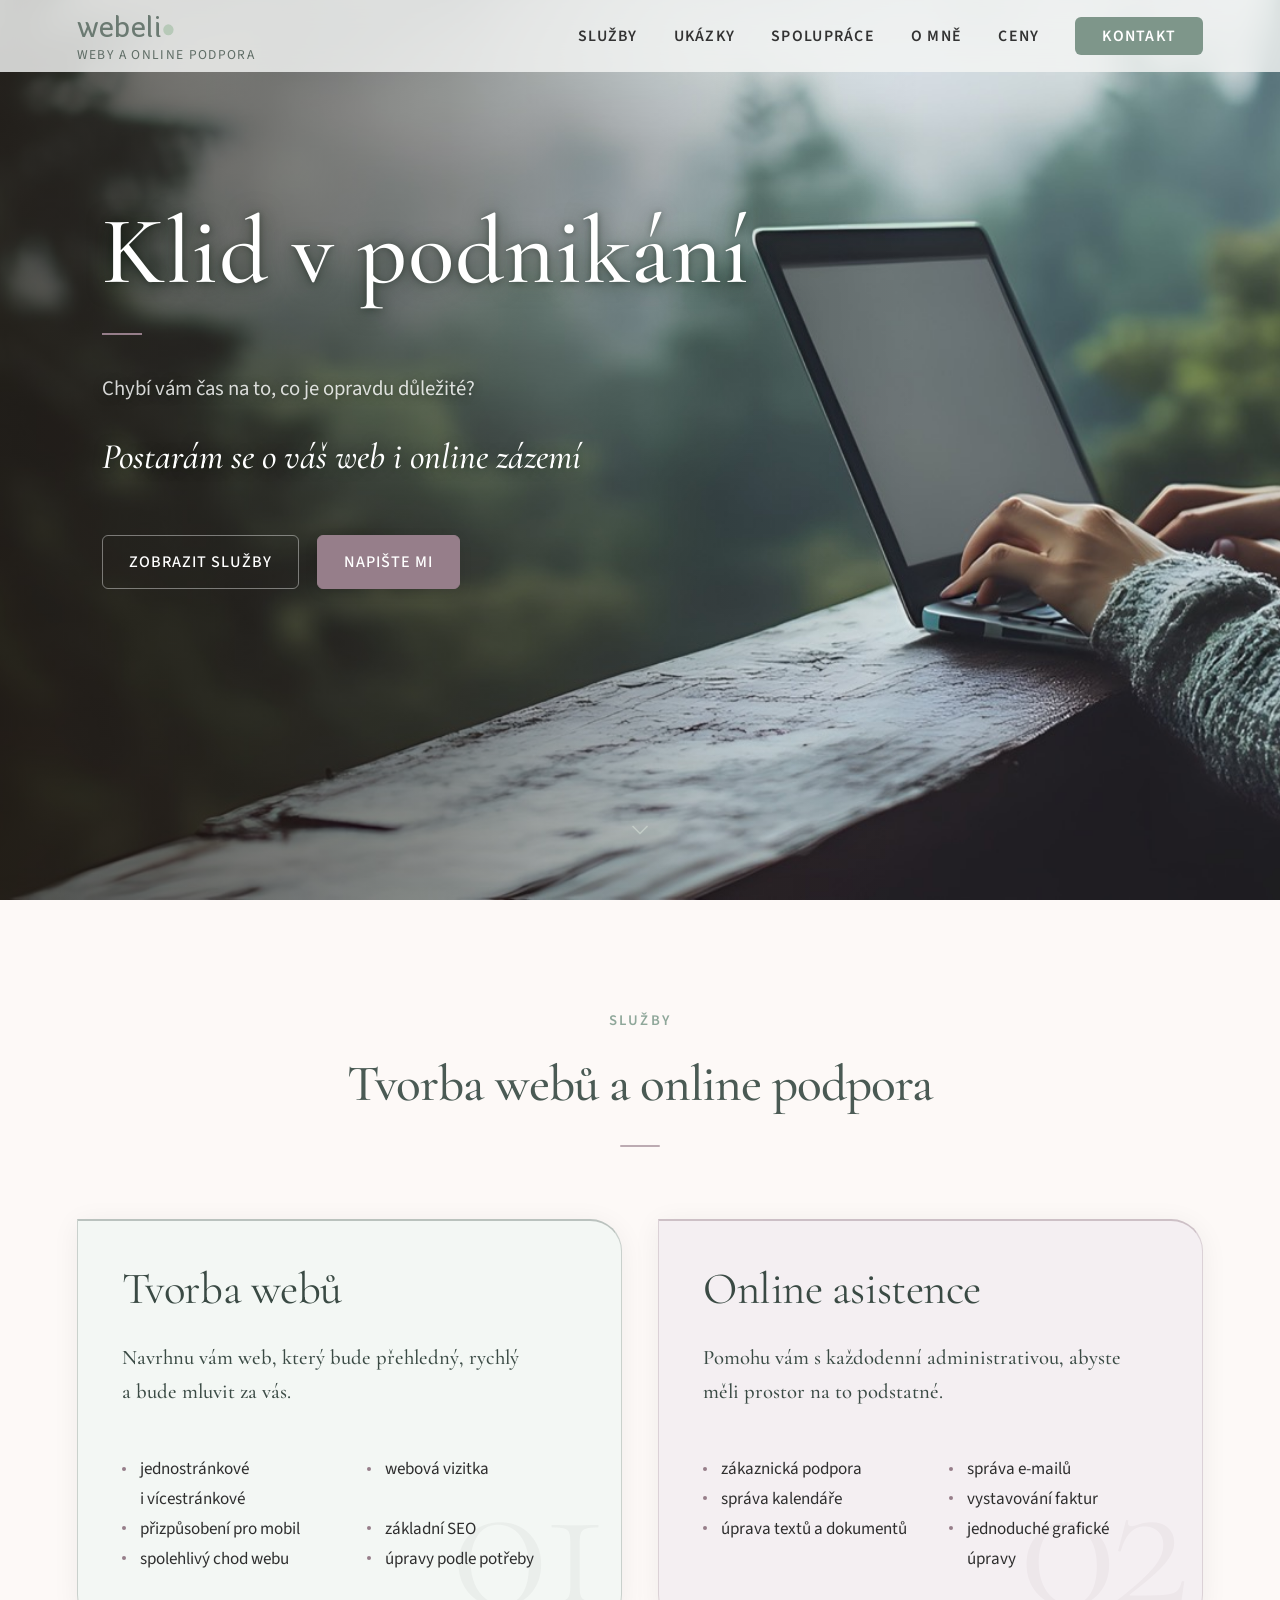
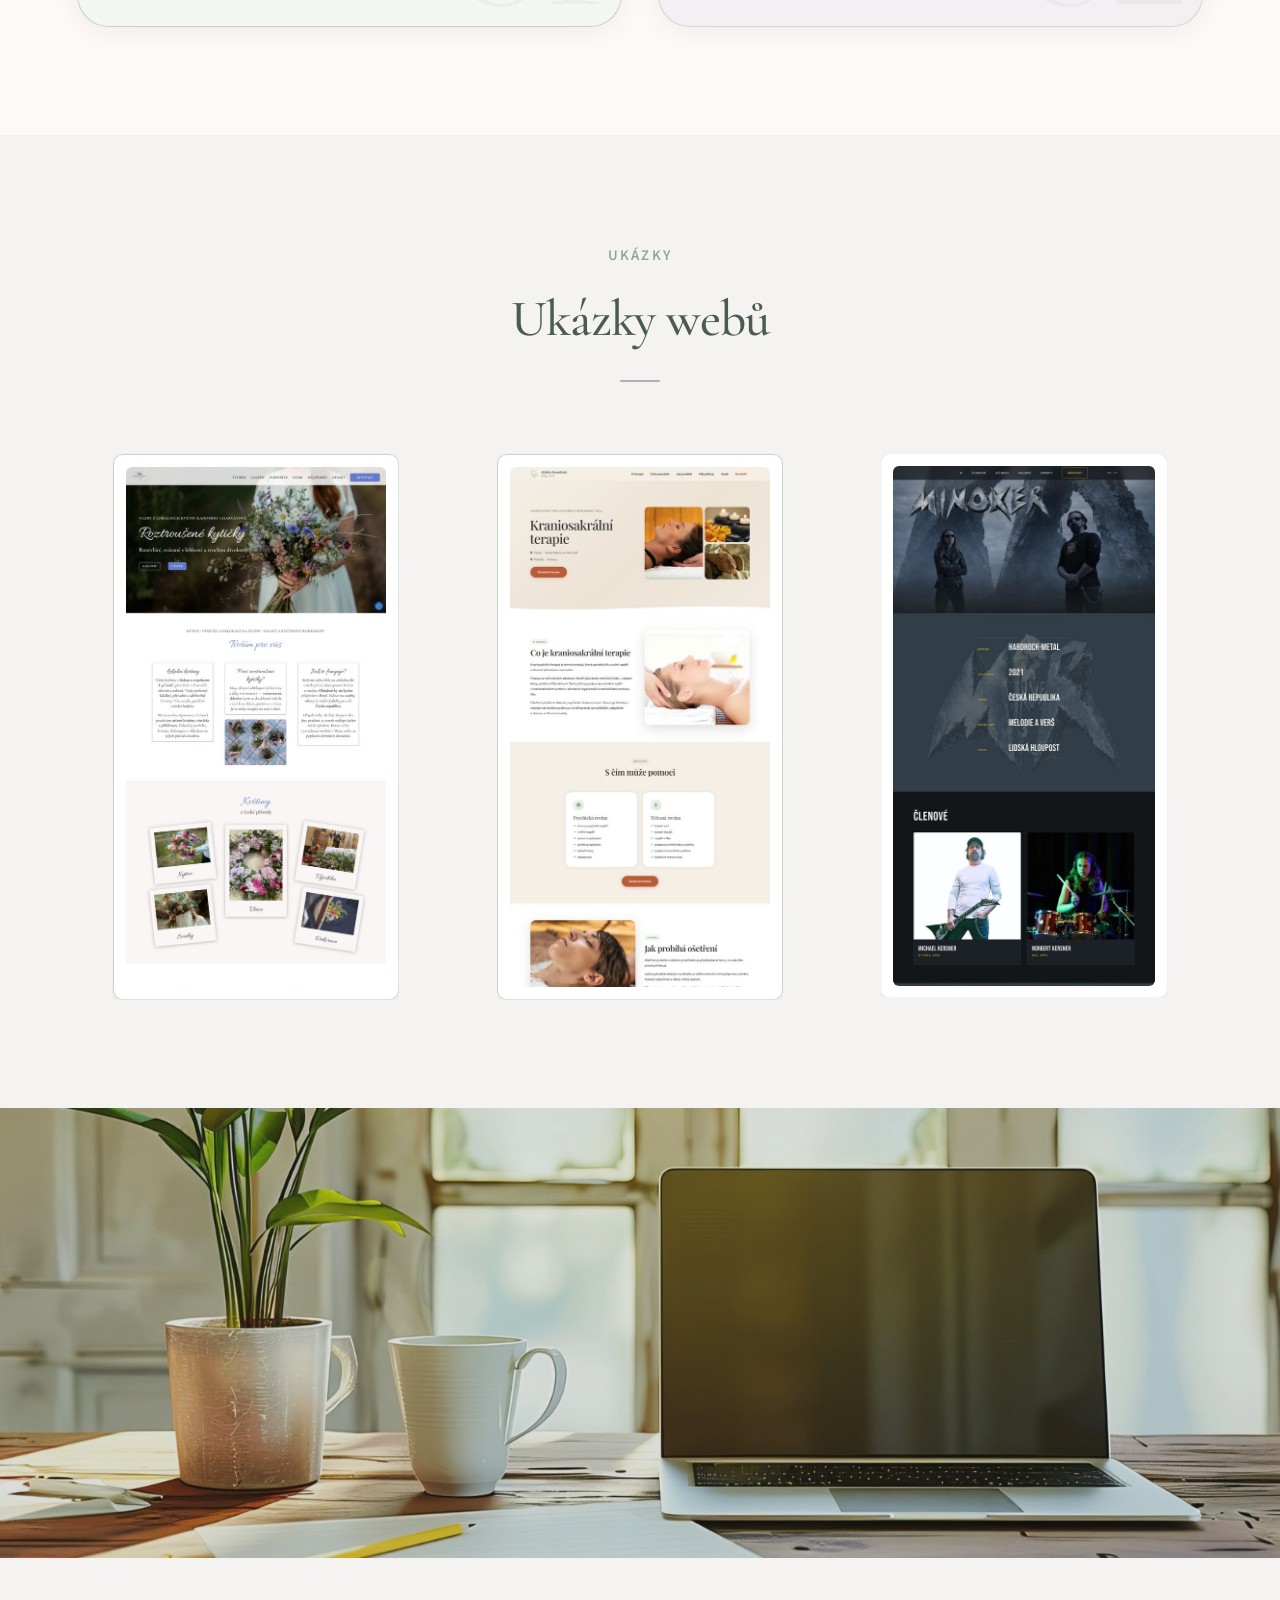
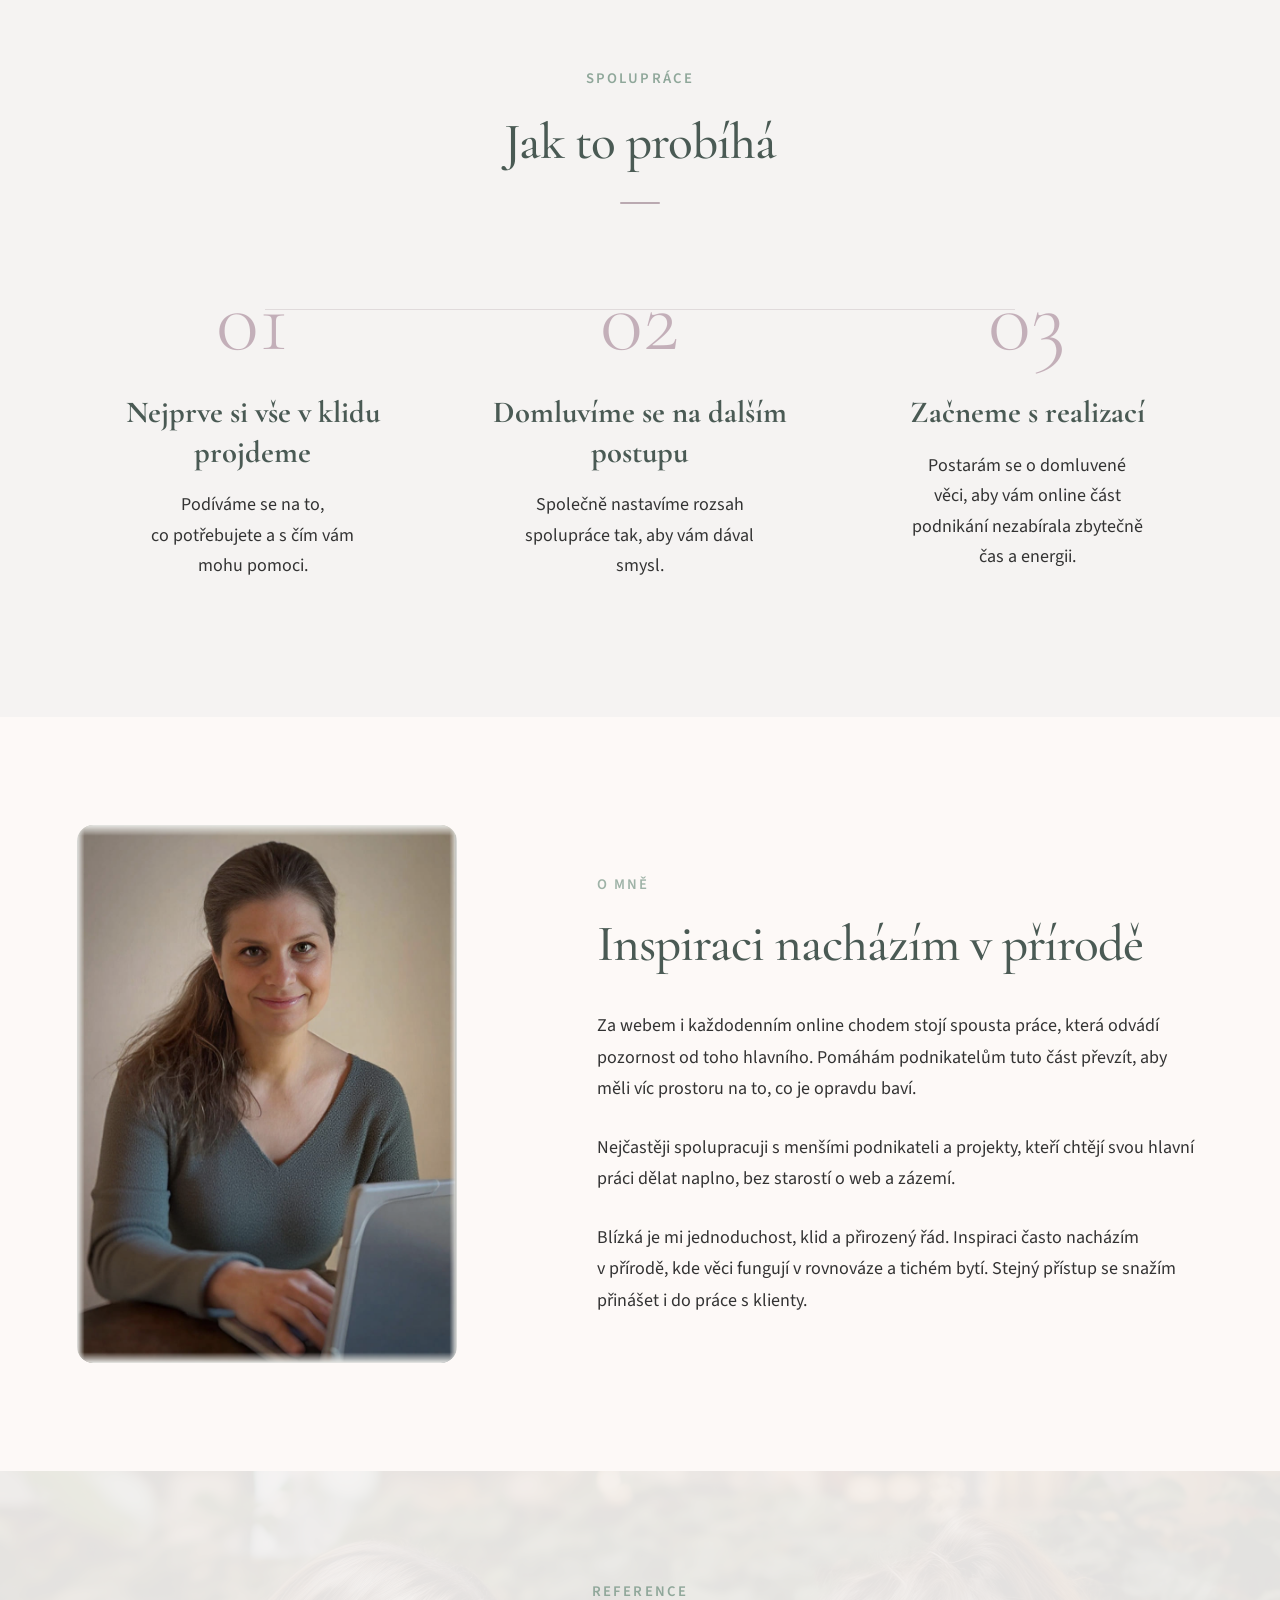
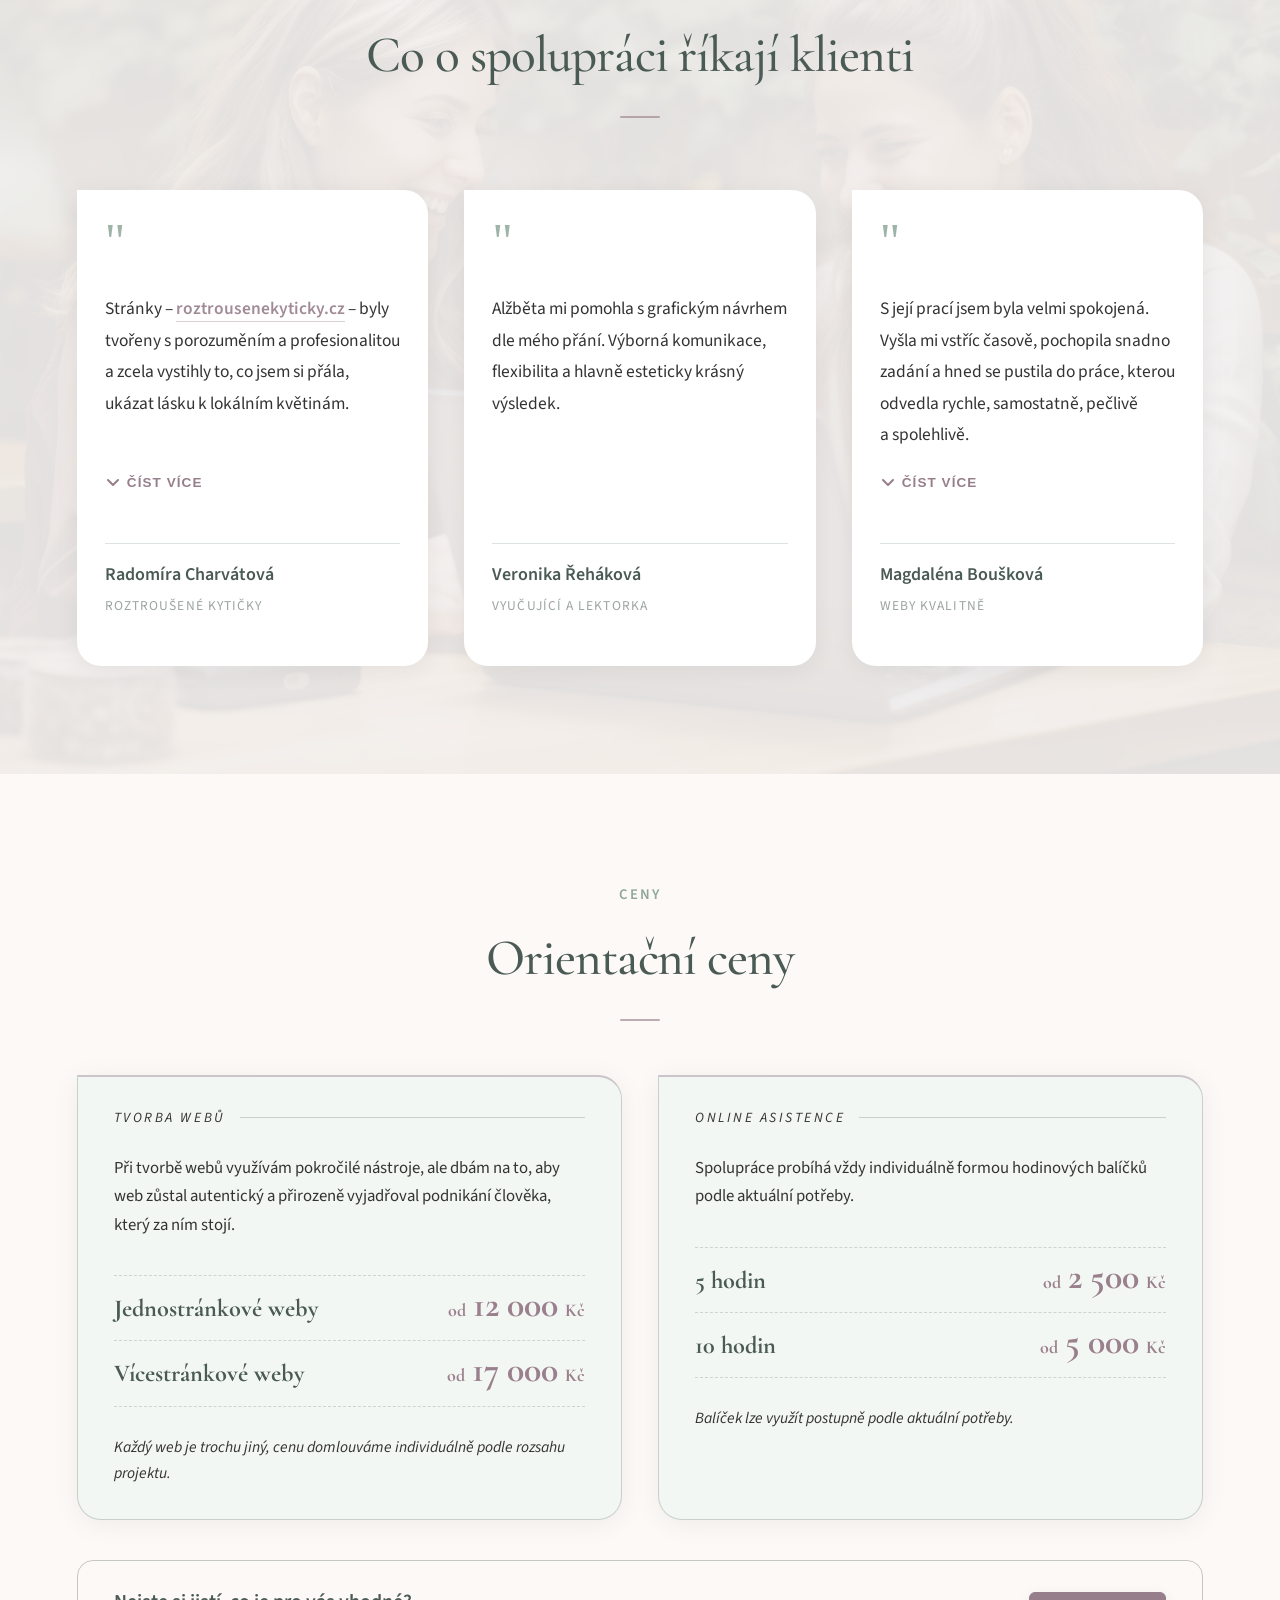
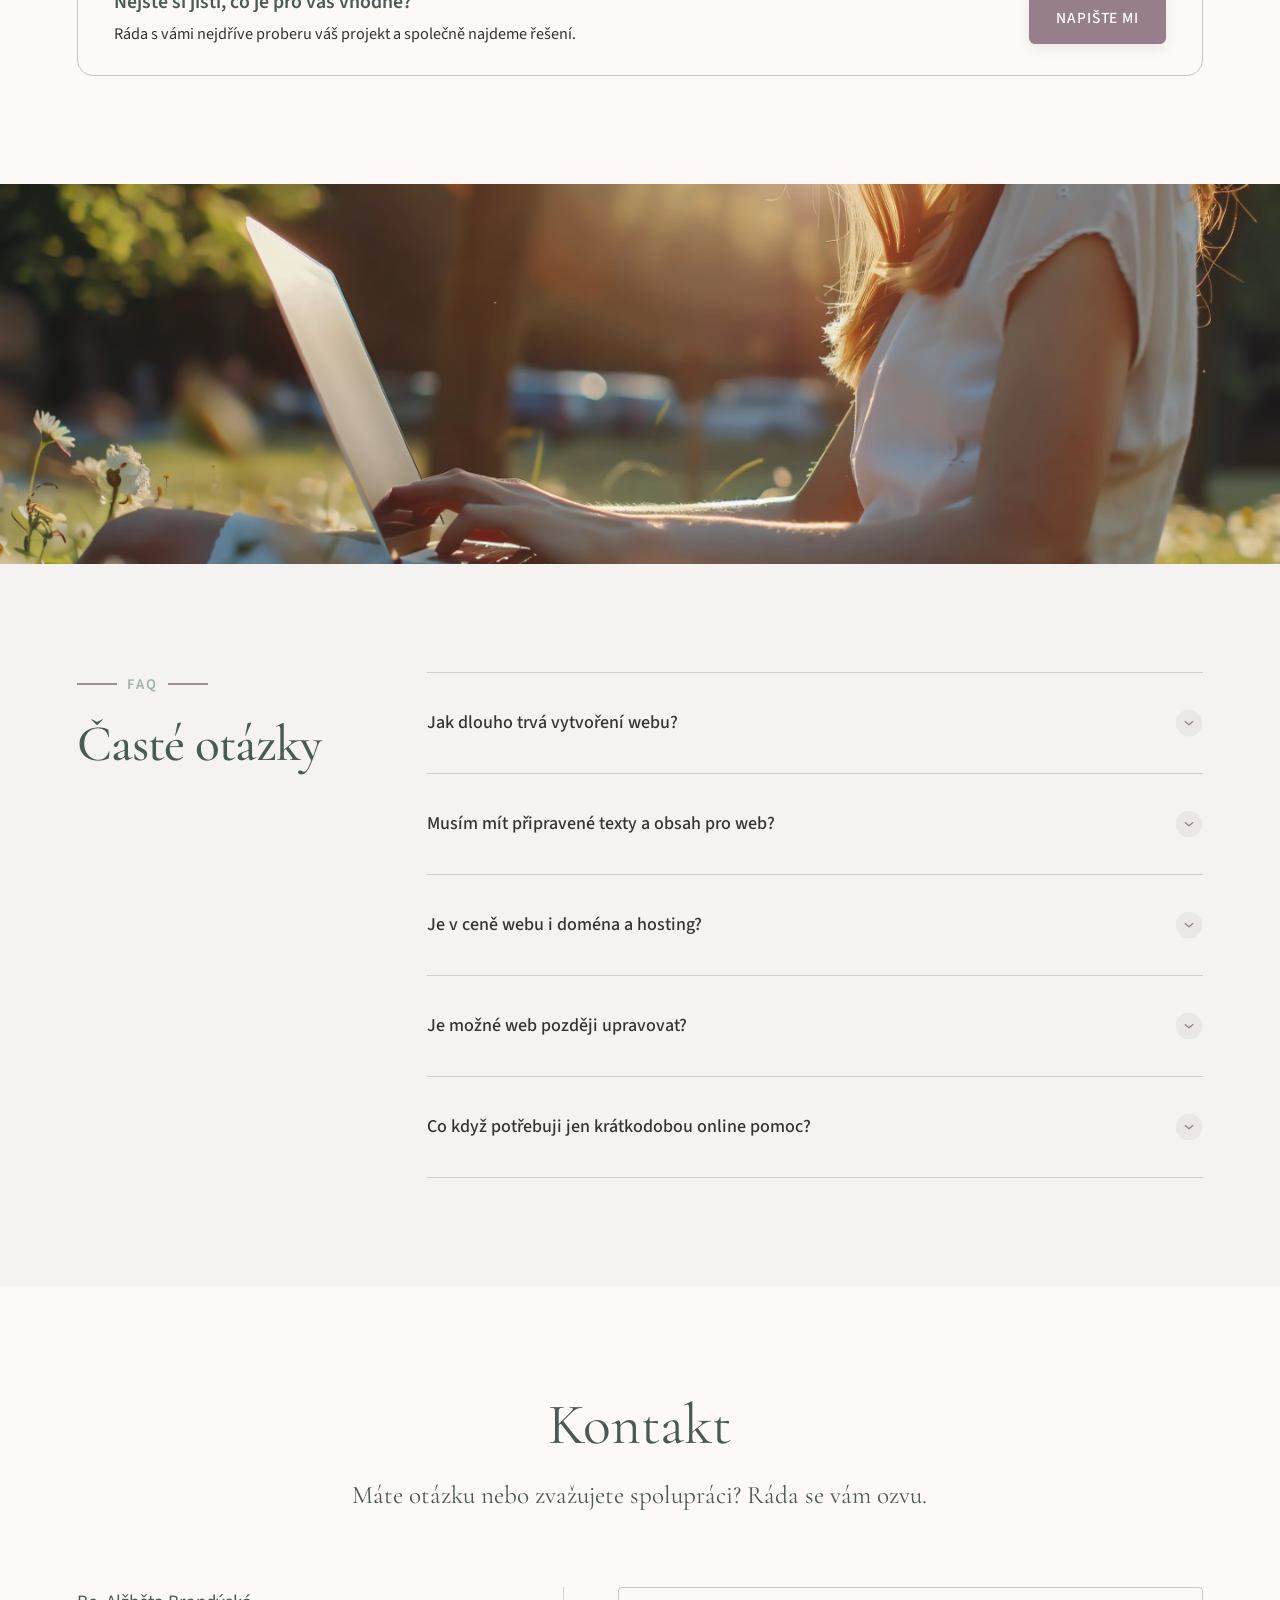
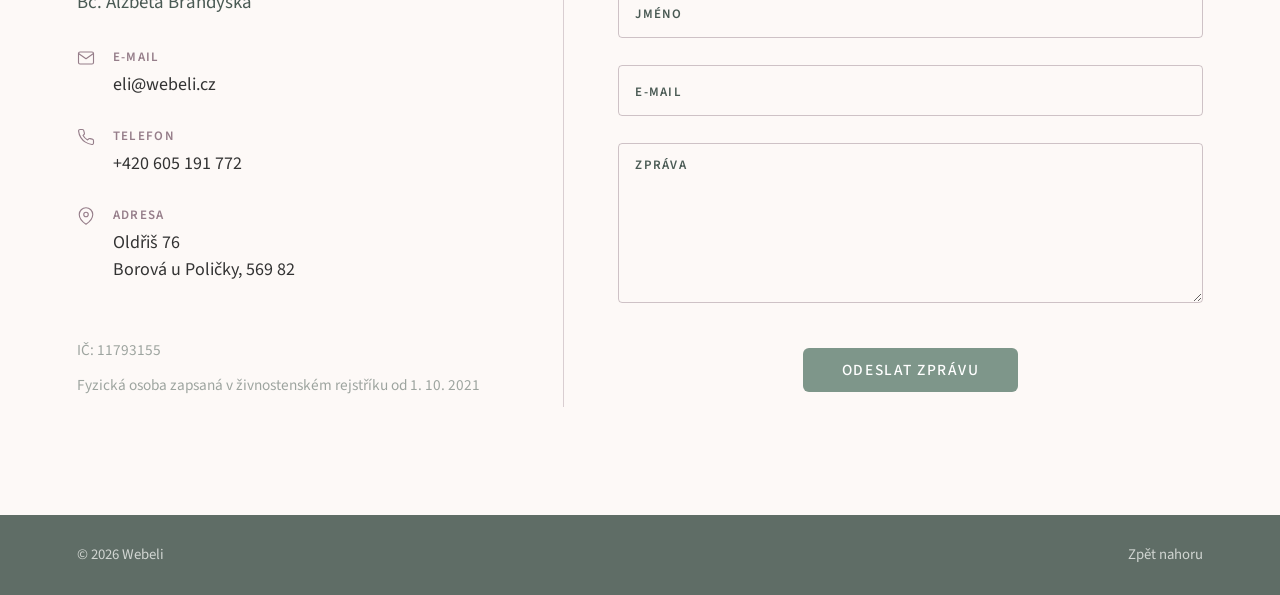
<file: index.html>
<!DOCTYPE html>
<html lang="cs">
<head>
  <meta charset="UTF-8">
  <meta name="viewport" content="width=device-width, initial-scale=1.0">

  <!-- SEO – Title & Description -->
  <title>Webeli – tvorba webů a online podpora pro podnikatele</title>
  <meta name="description" content="Webeli – tvorba webů a online asistence pro podnikatele. Pomáhám s weby, zákaznickou podporou a dalšími online úkoly, aby vám zbylo víc času na to podstatné.">
  <meta name="author" content="Bc. Alžběta Brandýská">

  <!-- Favicon -->
  <link rel="icon" type="image/svg+xml" href="Obrazky/favicon2/favicon.svg">

  <!-- Canonical URL -->
  <link rel="canonical" href="https://webeli.cz/">

  <!-- Open Graph -->
  <meta property="og:type" content="website">
  <meta property="og:title" content="Webeli – tvorba webů a online podpora pro podnikatele">
  <meta property="og:description" content="Klid v podnikání. Ráda se postarám o váš web i online zázemí.">
  <meta property="og:url" content="https://webeli.cz">
  <meta property="og:site_name" content="Webeli">
  <meta property="og:locale" content="cs_CZ">
  <meta property="og:image" content="https://webeli.cz/og-image3.jpg">
  <meta property="og:image:width" content="1200">
  <meta property="og:image:height" content="630">

  <!-- Twitter Card -->
  <meta name="twitter:card" content="summary_large_image">
  <meta name="twitter:title" content="Webeli – tvorba webů a online podpora pro podnikatele">
  <meta name="twitter:description" content="Pomáhám podnikatelům s tvorbou webů a každodenní online podporou.">

  <!-- Google Analytics -->
  <script async src="https://www.googletagmanager.com/gtag/js?id=G-1H7TBV60BS"></script>
  <script>
    window.dataLayer = window.dataLayer || [];
    function gtag(){dataLayer.push(arguments);}
    gtag('js', new Date());
    gtag('config', 'G-1H7TBV60BS');
  </script>

  <!-- Fonty – async načítání (neblokuje vykreslování) -->
  <link rel="preconnect" href="https://fonts.googleapis.com">
  <link rel="preconnect" href="https://fonts.gstatic.com" crossorigin>
  <link rel="stylesheet" href="https://fonts.googleapis.com/css2?family=Source+Sans+3:ital,wght@0,300;0,400;0,500;0,600;0,700;1,400&family=Cormorant+Garamond:ital,wght@0,300;0,400;0,500;0,600;0,700;1,300;1,400;1,500;1,600;1,700&family=Cormorant+Upright:wght@300;400;500;600;700&display=swap" media="print" onload="this.media='all'">
  <noscript><link rel="stylesheet" href="https://fonts.googleapis.com/css2?family=Source+Sans+3:ital,wght@0,300;0,400;0,500;0,600;0,700;1,400&family=Cormorant+Garamond:ital,wght@0,300;0,400;0,500;0,600;0,700;1,300;1,400;1,500;1,600;1,700&family=Cormorant+Upright:wght@300;400;500;600;700&display=swap"></noscript>

  <!-- CSS -->
  <link rel="stylesheet" href="style.css?v=86.0">

  <!-- Strukturovaná data – LocalBusiness -->
  <script type="application/ld+json">
  {
    "@context": "https://schema.org",
    "@type": "LocalBusiness",
    "name": "Webeli",
    "description": "Tvorba webových stránek a online podpora pro podnikatele",
    "url": "https://webeli.cz",
    "email": "eli@webeli.cz",
    "telephone": "+420605191772",
    "address": {
      "@type": "PostalAddress",
      "streetAddress": "Oldřiš 76",
      "addressLocality": "Borová u Poličky",
      "postalCode": "569 82",
      "addressCountry": "CZ"
    },
    "founder": {
      "@type": "Person",
      "name": "Bc. Alžběta Brandýská"
    },
    "taxID": "11793155",
    "priceRange": "od 2 500 Kč"
  }
  </script>

  <!-- Strukturovaná data – FAQ -->
  <script type="application/ld+json">
  {
    "@context": "https://schema.org",
    "@type": "FAQPage",
    "mainEntity": [
      {
        "@type": "Question",
        "name": "Musím mít připravené texty a obsah pro web?",
        "acceptedAnswer": {
          "@type": "Answer",
          "text": "Dobré je mít základní texty a představu o obsahu připravené, aby práce na webu mohla plynule pokračovat. Pokud je ale ještě nemáte, ráda pomohu s jejich uspořádáním a strukturou."
        }
      },
      {
        "@type": "Question",
        "name": "Jak dlouho trvá vytvoření webu?",
        "acceptedAnswer": {
          "@type": "Answer",
          "text": "Záleží na rozsahu projektu a připravenosti obsahu. Jednodušší weby obvykle vznikají během několika týdnů."
        }
      },
      {
        "@type": "Question",
        "name": "Co když potřebuji jen krátkodobou online pomoc?",
        "acceptedAnswer": {
          "@type": "Answer",
          "text": "Ráda vám pomohu i jednorázově nebo krátkodobě, podle toho, co právě potřebujete."
        }
      },
      {
        "@type": "Question",
        "name": "Je možné web později upravovat?",
        "acceptedAnswer": {
          "@type": "Answer",
          "text": "Ano, web je možné kdykoliv upravit nebo rozšířit podle toho, jak se vaše podnikání bude vyvíjet."
        }
      },
      {
        "@type": "Question",
        "name": "Je v ceně webu i doména a hosting?",
        "acceptedAnswer": {
          "@type": "Answer",
          "text": "Doména a hosting nejsou součástí ceny, pomohu vám je ale vybrat a nastavit, abyste se o nic nemuseli starat."
        }
      }
    ]
  }
  </script>

  <!-- Strukturovaná data – HowTo -->
  <script type="application/ld+json">
  {
    "@context": "https://schema.org",
    "@type": "HowTo",
    "name": "Jak probíhá spolupráce s Webeli",
    "description": "Jednoduchý proces zahájení spolupráce na tvorbě webu nebo online asistenci.",
    "step": [
      {
        "@type": "HowToStep",
        "position": 1,
        "name": "Nejprve si vše v klidu projdeme",
        "text": "Podíváme se na to, co potřebujete a s čím vám mohu pomoci."
      },
      {
        "@type": "HowToStep",
        "position": 2,
        "name": "Domluvíme se na dalším postupu",
        "text": "Společně nastavíme rozsah spolupráce tak, aby vám dával smysl."
      },
      {
        "@type": "HowToStep",
        "position": 3,
        "name": "Začneme s realizací",
        "text": "Postarám se o domluvené věci, aby vám online část podnikání nezabírala zbytečně čas a energii."
      }
    ]
  }
  </script>
</head>

<body>

  <!-- ====================================================================
       HEADER – logo a navigace
       ==================================================================== -->
  <header class="header" id="header">
    <div class="container header-inner">

      <!-- Logo -->
      <a href="#hero" class="logo" aria-label="Webeli – zpět na úvod">
        <img src="Obrazky/logo2/logo2-.svg" alt="Webeli logo" width="44" height="44">
        <span class="logo-text">
          <span class="logo-tagline">weby a&nbsp;online podpora</span>
        </span>
      </a>

      <!-- Desktop navigace -->
      <nav class="nav" aria-label="Hlavní navigace">
        <ul class="nav-list">
          <li><a href="#sluzby" class="nav-link">Služby</a></li>
          <li><a href="#ukazky" class="nav-link">Ukázky</a></li>
          <li><a href="#spoluprace" class="nav-link">Spolupráce</a></li>
          <li><a href="#o-mne" class="nav-link">O&nbsp;mně</a></li>
          <li><a href="#ceny" class="nav-link">Ceny</a></li>
          <li><a href="#kontakt" class="nav-link nav-link--cta">Kontakt</a></li>
        </ul>
      </nav>

      <!-- Hamburger menu -->
      <button class="hamburger" id="hamburger" aria-label="Otevřít menu" aria-expanded="false">
        <span></span>
        <span></span>
        <span></span>
      </button>
    </div>

    <!-- Mobilní menu -->
    <div class="mobile-menu" id="mobile-menu" aria-hidden="true">
      <ul class="mobile-menu-list">
        <li><a href="#sluzby" class="mobile-menu-link">Služby</a></li>
        <li><a href="#ukazky" class="mobile-menu-link">Ukázky</a></li>
        <li><a href="#spoluprace" class="mobile-menu-link">Spolupráce</a></li>
        <li><a href="#o-mne" class="mobile-menu-link">O&nbsp;mně</a></li>
        <li><a href="#ceny" class="mobile-menu-link">Ceny</a></li>
        <li><a href="#kontakt" class="mobile-menu-link">Kontakt</a></li>
      </ul>
    </div>
  </header>

  <main>

  <!-- ====================================================================
       HERO SEKCE
       ==================================================================== -->
  <section class="hero" id="hero">
    <div class="hero-bg">
      <picture>
        <source media="(max-width: 1023px)" srcset="Obrazky/hero2/hero-mobile-v2.jpg">
        <img src="Obrazky/hero2/hero-woman-mountains.jpg" alt="Žena pracující na laptopu s výhledem do hor" width="1920" height="763" fetchpriority="high">
      </picture>
    </div>
    <div class="hero-overlay"></div>
    <div class="hero-content">
      <h1>Klid<br class="hero-br-mobile"> v&nbsp;podnikání</h1>
      <div class="hero-divider"></div>
      <p class="hero-question hero-question--hide-mobile">Chybí vám čas na&nbsp;to, co&nbsp;je opravdu důležité?</p>
      <p class="hero-answer">Postarám se o&nbsp;váš web<br class="hero-br-mobile"> i&nbsp;online zázemí</p>
      <div class="hero-cta-group">
        <a href="#sluzby" class="btn btn-primary">Zobrazit služby</a>
        <a href="#kontakt" class="btn btn-hero-secondary">Napište mi</a>
      </div>
    </div>
    <a href="#sluzby" class="hero-scroll" aria-label="Přejít na obsah">
      <svg xmlns="http://www.w3.org/2000/svg" width="28" height="28" viewBox="0 0 24 24" fill="none" stroke="currentColor" stroke-width="1.5" stroke-linecap="round" stroke-linejoin="round" aria-hidden="true"><polyline points="6 9 12 15 18 9"></polyline></svg>
    </a>
  </section>

  <!-- ====================================================================
       SLUŽBY
       ==================================================================== -->
  <section class="section services" id="sluzby">
    <div class="container text-center">
      <span class="section-label fade-in">Služby</span>
      <h2 class="fade-in">Tvorba webů a&nbsp;online podpora</h2>
    </div>
    <div class="container">
      <div class="services-cards">

        <!-- Tvorba webu -->
        <div class="service-feature-card fade-in">
          <span class="service-feature-num" aria-hidden="true">01</span>
          <h3 class="service-feature-title">Tvorba webů</h3>
          <p class="service-feature-desc">Navrhnu vám web, který bude přehledný, rychlý a&nbsp;bude mluvit za vás.</p>
          <ul class="service-feature-list">
            <li>jednostránkové i&nbsp;vícestránkové</li>
            <li>webová vizitka</li>
            <li>přizpůsobení pro mobil</li>
            <li>základní SEO</li>
            <li>spolehlivý chod webu</li>
            <li>úpravy podle potřeby</li>
          </ul>
        </div>

        <!-- Online podpora -->
        <div class="service-feature-card service-feature-card--pink fade-in">
          <span class="service-feature-num" aria-hidden="true">02</span>
          <h3 class="service-feature-title">Online asistence</h3>
          <p class="service-feature-desc">Pomohu vám s&nbsp;každodenní administrativou, abyste měli prostor na&nbsp;to podstatné.</p>
          <ul class="service-feature-list">
            <li>zákaznická podpora</li>
            <li>správa e-mailů</li>
            <li>správa kalendáře</li>
            <li>vystavování faktur</li>
            <li>úprava textů a&nbsp;dokumentů</li>
            <li>jednoduché grafické úpravy</li>
          </ul>
        </div>

      </div>
    </div>
  </section>

  <!-- ====================================================================
       UKÁZKY WEBŮ
       ==================================================================== -->
  <section class="section portfolio" id="ukazky">
    <div class="container text-center">
      <span class="section-label fade-in">Ukázky</span>
      <h2 class="fade-in">Ukázky webů</h2>
    </div>
    <div class="container">
      <div class="portfolio-grid">

        <a class="portfolio-card" href="https://roztrousenekyticky.cz" target="_blank" rel="noopener" aria-label="Zobrazit web Roztroušené kytičky (otevře se v nové záložce)">
          <div class="portfolio-device-frame has-border">
            <div class="portfolio-image-wrapper">
              <img src="Obrazky/screencapture/roztrousene-kyticky-screenshot.jpg" alt="Úvodní stránka webu Roztroušené kytičky" loading="lazy" width="540" height="3217">
            </div>
          </div>
        </a>

        <a class="portfolio-card" href="https://lehkydotek.cz" target="_blank" rel="noopener" aria-label="Zobrazit web Lehký dotek (otevře se v nové záložce)">
          <div class="portfolio-device-frame has-border">
            <div class="portfolio-image-wrapper">
              <img src="Obrazky/screencapture/lehkydotek-screenshot.jpg" alt="Úvodní stránka webu Lehký dotek" loading="lazy" width="540" height="2712">
            </div>
          </div>
        </a>

        <a class="portfolio-card" href="https://minoker.webeli.cz" target="_blank" rel="noopener" aria-label="Zobrazit web Minoker (otevře se v nové záložce)">
          <div class="portfolio-device-frame">
            <div class="portfolio-image-wrapper">
              <img src="Obrazky/screencapture/minoker-screenshot.jpg" alt="Úvodní stránka webu Minoker" loading="lazy" width="540" height="2460">
            </div>
          </div>
        </a>

      </div>
    </div>
  </section>

  <!-- ====================================================================
       VIZUÁLNÍ PÁS – doplňkové fotografie
       ==================================================================== -->
  <div class="visual-break-full visual-break-full--large" aria-hidden="true">
    <img src="Obrazky/doplnkové2/laptop-morning.jpg" alt="" loading="lazy">
  </div>

  <!-- ====================================================================
       SPOLUPRÁCE
       ==================================================================== -->
  <section class="section cooperation" id="spoluprace">
    <div class="container text-center">
      <span class="section-label fade-in">Spolupráce</span>
      <h2 class="fade-in">Jak to probíhá</h2>
    </div>
    <div class="container">
      <div class="cooperation-grid">

        <div class="cooperation-step fade-in">
          <span class="cooperation-ghost-num" aria-hidden="true">01</span>
          <h3>Nejprve si vše v&nbsp;klidu<br>projdeme</h3>
          <p>Podíváme se na&nbsp;to, co&nbsp;potřebujete a&nbsp;s&nbsp;čím vám mohu pomoci.</p>
        </div>

        <div class="cooperation-step fade-in">
          <span class="cooperation-ghost-num" aria-hidden="true">02</span>
          <h3>Domluvíme se na&nbsp;dalším<br>postupu</h3>
          <p>Společně nastavíme rozsah spolupráce tak, aby vám dával smysl.</p>
        </div>

        <div class="cooperation-step fade-in">
          <span class="cooperation-ghost-num" aria-hidden="true">03</span>
          <h3>Začneme s&nbsp;realizací</h3>
          <p>Postarám se o&nbsp;domluvené věci, aby vám online část podnikání nezabírala zbytečně čas a&nbsp;energii.</p>
        </div>

      </div>
    </div>
  </section>


  <!-- ====================================================================
       O MNĚ
       ==================================================================== -->
  <section class="section about" id="o-mne">
    <div class="container">

      <div class="about-grid">

        <!-- Fotografie -->
        <div class="about-image-wrapper fade-in">
          <img class="about-image" src="Obrazky/Omne/alzbeta.jpg" alt="Alžběta Brandýská – zakladatelka Webeli" width="600" height="800" loading="lazy">
          <svg class="about-badge" viewBox="0 0 140 140" xmlns="http://www.w3.org/2000/svg" aria-hidden="true">
            <defs>
              <path id="badge-circle" d="M70,70 m-52,0 a52,52 0 1,1 104,0 a52,52 0 1,1 -104,0"/>
            </defs>
            <text font-family="'Source Sans 3', sans-serif" font-size="12" fill="#8FA79A" letter-spacing="3.2">
              <textPath href="#badge-circle">· tvorba webů · webeli · online podpora</textPath>
            </text>
          </svg>
        </div>

        <!-- Text -->
        <div class="about-text fade-in">
          <span class="section-label">O&nbsp;mně</span>
          <h2 class="about-heading">Inspiraci nacházím v&nbsp;přírodě</h2>
          <p>Za webem i&nbsp;každodenním online chodem stojí spousta práce, která odvádí pozornost od&nbsp;toho hlavního. Pomáhám podnikatelům tuto část převzít, aby měli víc prostoru na&nbsp;to, co&nbsp;je opravdu baví.</p>
          <p>Nejčastěji spolupracuji s&nbsp;menšími podnikateli a&nbsp;projekty, kteří chtějí svou hlavní práci dělat naplno, bez starostí o&nbsp;web a&nbsp;zázemí.</p>
          <p>Blízká je mi jednoduchost, klid a&nbsp;přirozený řád. Inspiraci často nacházím v&nbsp;přírodě, kde věci fungují v&nbsp;rovnováze a&nbsp;tichém bytí. Stejný přístup se snažím přinášet i&nbsp;do&nbsp;práce s&nbsp;klienty.</p>
        </div>

      </div>
    </div>
  </section>

  <!-- ====================================================================
       REFERENCE
       ==================================================================== -->
  <section class="section testimonials" id="reference">
    <div class="container text-center">
      <span class="section-label fade-in">Reference</span>
      <h2 class="fade-in">Co o spolupráci říkají klienti</h2>
    </div>
    <div class="container">
      <div class="testimonials-grid">

        <div class="testimonial-card fade-in">
          <div class="testimonial-quote-icon" aria-hidden="true">"</div>
          <div class="testimonial-body">
            <p class="testimonial-text"><span class="testimonial-extra" hidden>Rozhodnutí mít své webové stránky jsem dlouho odkládala, ale výsledek mne moc mile překvapil. </span>Stránky – <a href="https://roztrousenekyticky.cz/" target="_blank" rel="noopener" class="testimonial-link">roztrousenekyticky.cz</a> – byly tvořeny s&nbsp;porozuměním a&nbsp;profesionalitou a&nbsp;zcela vystihly to, co&nbsp;jsem si přála, ukázat lásku k&nbsp;lokálním květinám.<span class="testimonial-extra" hidden> Doporučuji, protože Alžbětka je skvělá a&nbsp;komunikace s&nbsp;ní výborná.</span></p>
            <button class="testimonial-expand">
              <svg width="16" height="16" viewBox="0 0 16 16" fill="none" stroke="currentColor" stroke-width="2" stroke-linecap="round" stroke-linejoin="round" aria-hidden="true"><polyline points="3 6 8 11 13 6"/></svg>
              Číst více
            </button>
          </div>
          <p class="testimonial-author">Radomíra Charvátová</p>
          <p class="testimonial-role">Roztroušené kytičky</p>
        </div>

        <div class="testimonial-card fade-in">
          <div class="testimonial-quote-icon" aria-hidden="true">"</div>
          <div class="testimonial-body">
            <p class="testimonial-text">Alžběta mi pomohla s&nbsp;grafickým návrhem dle mého přání. Výborná komunikace, flexibilita a&nbsp;hlavně esteticky krásný výsledek.</p>
          </div>
          <p class="testimonial-author">Veronika Řeháková</p>
          <p class="testimonial-role">vyučující a&nbsp;lektorka</p>
        </div>

        <div class="testimonial-card fade-in">
          <div class="testimonial-quote-icon" aria-hidden="true">"</div>
          <div class="testimonial-body">
            <p class="testimonial-text"><span class="testimonial-extra" hidden>Alžběta pro mě připravovala výukové podklady k&nbsp;mému online kurzu Vibe Codingu (tvorba webů pomocí AI). </span>S&nbsp;její prací jsem byla velmi spokojená. Vyšla mi vstříc časově, pochopila snadno zadání a&nbsp;hned se pustila do&nbsp;práce, kterou odvedla rychle, samostatně, pečlivě a&nbsp;spolehlivě.<span class="testimonial-extra" hidden> Můžu vřele doporučit.</span></p>
            <button class="testimonial-expand">
              <svg width="16" height="16" viewBox="0 0 16 16" fill="none" stroke="currentColor" stroke-width="2" stroke-linecap="round" stroke-linejoin="round" aria-hidden="true"><polyline points="3 6 8 11 13 6"/></svg>
              Číst více
            </button>
          </div>
          <p class="testimonial-author">Magdaléna Boušková</p>
          <p class="testimonial-role">Weby kvalitně</p>
        </div>

      </div>
    </div>
  </section>

  <!-- ====================================================================
       CENY
       ==================================================================== -->
  <section class="section pricing" id="ceny">
    <div class="container text-center">
      <span class="section-label fade-in">Ceny</span>
      <h2 class="fade-in">Orientační ceny</h2>
    </div>
    <div class="container">
      <div class="pricing-grid">

        <!-- Tvorba webů -->
        <div class="pricing-card fade-in">
          <h3>Tvorba webů</h3>
          <p>Při tvorbě webů využívám pokročilé nástroje, ale dbám na&nbsp;to, aby web zůstal autentický a&nbsp;přirozeně vyjadřoval podnikání člověka, který za&nbsp;ním stojí.</p>
          <div class="pricing-items">
            <div class="pricing-item">
              <span class="pricing-item-label">Jednostránkové weby</span>
              <span class="pricing-item-price">od&nbsp;<span class="price-num">12&nbsp;000</span>&nbsp;Kč</span>
            </div>
            <div class="pricing-item">
              <span class="pricing-item-label">Vícestránkové weby</span>
              <span class="pricing-item-price">od&nbsp;<span class="price-num">17&nbsp;000</span>&nbsp;Kč</span>
            </div>
          </div>
          <p class="pricing-note">Každý web je trochu jiný, cenu domlouváme individuálně podle rozsahu projektu.</p>
        </div>

        <!-- Online asistence -->
        <div class="pricing-card fade-in">
          <h3>Online asistence</h3>
          <p>Spolupráce probíhá vždy individuálně formou hodinových balíčků podle aktuální potřeby.</p>
          <div class="pricing-items">
            <div class="pricing-item">
              <span class="pricing-item-label">5&nbsp;hodin</span>
              <span class="pricing-item-price">od&nbsp;<span class="price-num">2&nbsp;500</span>&nbsp;Kč</span>
            </div>
            <div class="pricing-item">
              <span class="pricing-item-label">10&nbsp;hodin</span>
              <span class="pricing-item-price">od&nbsp;<span class="price-num">5&nbsp;000</span>&nbsp;Kč</span>
            </div>
          </div>
          <p class="pricing-note">Balíček lze využít postupně podle aktuální potřeby.</p>
        </div>

      </div>

      <div class="pricing-cta fade-in">
        <div class="pricing-cta-text">
          <p class="pricing-cta-lead">Nejste si jistí, co je pro vás vhodné?</p>
          <p class="pricing-cta-body">Ráda s&nbsp;vámi nejdříve proberu váš projekt a&nbsp;společně najdeme řešení.</p>
        </div>
        <a href="#kontakt" class="btn pricing-cta-btn">Napište mi</a>
      </div>
    </div>
  </section>

  <!-- Visual break -->
  <div class="visual-break-full" aria-hidden="true">
    <img src="Obrazky/doplnkové2/outdoor-work.jpg" alt="" loading="lazy">
  </div>

  <!-- ====================================================================
       OTÁZKY A ODPOVĚDI (FAQ)
       ==================================================================== -->
  <section class="section faq" id="faq">
    <div class="container">
      <div class="faq-layout">

        <div class="faq-heading fade-in">
          <span class="section-label">FAQ</span>
          <h2>Časté otázky</h2>
        </div>

        <div class="faq-grid">

        <div class="faq-item fade-in">
          <button class="faq-question" aria-expanded="false">
            <span>Jak dlouho trvá vytvoření webu?</span>
            <svg class="faq-icon" xmlns="http://www.w3.org/2000/svg" width="40" height="40" viewBox="0 0 40 40" fill="none" stroke="currentColor" stroke-width="1.8" stroke-linecap="round" stroke-linejoin="round" aria-hidden="true"><circle cx="20" cy="20" r="19"/><polyline points="14.5 18 20 22.5 25.5 18"/></svg>
          </button>
          <div class="faq-answer">
            <div class="faq-answer-inner">
              <p>Záleží na&nbsp;rozsahu projektu a&nbsp;připravenosti obsahu. Jednodušší weby obvykle vznikají během několika týdnů.</p>
            </div>
          </div>
        </div>

        <div class="faq-item fade-in">
          <button class="faq-question" aria-expanded="false">
            <span>Musím mít připravené texty a&nbsp;obsah pro web?</span>
            <svg class="faq-icon" xmlns="http://www.w3.org/2000/svg" width="40" height="40" viewBox="0 0 40 40" fill="none" stroke="currentColor" stroke-width="1.8" stroke-linecap="round" stroke-linejoin="round" aria-hidden="true"><circle cx="20" cy="20" r="19"/><polyline points="14.5 18 20 22.5 25.5 18"/></svg>
          </button>
          <div class="faq-answer">
            <div class="faq-answer-inner">
              <p>Dobré je mít základní texty a&nbsp;představu o&nbsp;obsahu připraveny, aby práce na&nbsp;webu mohla plynule pokračovat. Pokud je však ještě nemáte, ráda pomohu s&nbsp;jejich uspořádáním a&nbsp;strukturou.</p>
            </div>
          </div>
        </div>

        <div class="faq-item fade-in">
          <button class="faq-question" aria-expanded="false">
            <span>Je v&nbsp;ceně webu i&nbsp;doména a&nbsp;hosting?</span>
            <svg class="faq-icon" xmlns="http://www.w3.org/2000/svg" width="40" height="40" viewBox="0 0 40 40" fill="none" stroke="currentColor" stroke-width="1.8" stroke-linecap="round" stroke-linejoin="round" aria-hidden="true"><circle cx="20" cy="20" r="19"/><polyline points="14.5 18 20 22.5 25.5 18"/></svg>
          </button>
          <div class="faq-answer">
            <div class="faq-answer-inner">
              <p>Doména a&nbsp;hosting nejsou součástí ceny, pomohu vám je ale vybrat a&nbsp;nastavit, abyste se o&nbsp;nic nemuseli starat.</p>
            </div>
          </div>
        </div>

        <div class="faq-item fade-in">
          <button class="faq-question" aria-expanded="false">
            <span>Je možné web později upravovat?</span>
            <svg class="faq-icon" xmlns="http://www.w3.org/2000/svg" width="40" height="40" viewBox="0 0 40 40" fill="none" stroke="currentColor" stroke-width="1.8" stroke-linecap="round" stroke-linejoin="round" aria-hidden="true"><circle cx="20" cy="20" r="19"/><polyline points="14.5 18 20 22.5 25.5 18"/></svg>
          </button>
          <div class="faq-answer">
            <div class="faq-answer-inner">
              <p>Ano, web je možné kdykoliv upravit nebo rozšířit podle toho, jak se vaše podnikání bude vyvíjet.</p>
            </div>
          </div>
        </div>

        <div class="faq-item fade-in">
          <button class="faq-question" aria-expanded="false">
            <span>Co když potřebuji jen krátkodobou online pomoc?</span>
            <svg class="faq-icon" xmlns="http://www.w3.org/2000/svg" width="40" height="40" viewBox="0 0 40 40" fill="none" stroke="currentColor" stroke-width="1.8" stroke-linecap="round" stroke-linejoin="round" aria-hidden="true"><circle cx="20" cy="20" r="19"/><polyline points="14.5 18 20 22.5 25.5 18"/></svg>
          </button>
          <div class="faq-answer">
            <div class="faq-answer-inner">
              <p>Ráda vám pomohu i jednorázově nebo krátkodobě, podle toho, co právě potřebujete.</p>
            </div>
          </div>
        </div>

        </div><!-- /.faq-grid -->
      </div><!-- /.faq-layout -->
    </div>
  </section>

  <!-- ====================================================================
       KONTAKT
       ==================================================================== -->
  <section class="section contact" id="kontakt">
    <div class="container">
      <!-- Centrovaný nadpis nad gridem -->
      <div class="contact-header fade-in">
        <span class="contact-header-label">Kontakt</span>
        <p class="contact-intro">Máte otázku nebo zvažujete spolupráci? Ráda se vám ozvu.</p>
      </div>

      <div class="contact-grid">

        <!-- Kontaktní informace -->
        <div class="contact-info fade-in">

          <p class="contact-name">Bc. Alžběta Brandýská</p>

          <div class="contact-info-item">
            <svg class="contact-item-icon" xmlns="http://www.w3.org/2000/svg" width="18" height="18" viewBox="0 0 24 24" fill="none" stroke="currentColor" stroke-width="1.5" stroke-linecap="round" stroke-linejoin="round" aria-hidden="true"><path d="M4 4h16c1.1 0 2 .9 2 2v12c0 1.1-.9 2-2 2H4c-1.1 0-2-.9-2-2V6c0-1.1.9-2 2-2z"></path><polyline points="22,6 12,13 2,6"></polyline></svg>
            <div>
              <span class="contact-info-label">E-mail</span>
              <p class="contact-info-value"><a href="mailto:eli@webeli.cz">eli@webeli.cz</a></p>
            </div>
          </div>

          <div class="contact-info-item">
            <svg class="contact-item-icon" xmlns="http://www.w3.org/2000/svg" width="18" height="18" viewBox="0 0 24 24" fill="none" stroke="currentColor" stroke-width="1.5" stroke-linecap="round" stroke-linejoin="round" aria-hidden="true"><path d="M22 16.92v3a2 2 0 0 1-2.18 2 19.79 19.79 0 0 1-8.63-3.07 19.5 19.5 0 0 1-6-6 19.79 19.79 0 0 1-3.07-8.67A2 2 0 0 1 4.11 2h3a2 2 0 0 1 2 1.72c.127.96.361 1.903.7 2.81a2 2 0 0 1-.45 2.11L8.09 9.91a16 16 0 0 0 6 6l1.27-1.27a2 2 0 0 1 2.11-.45c.907.339 1.85.573 2.81.7A2 2 0 0 1 22 16.92z"></path></svg>
            <div>
              <span class="contact-info-label">Telefon</span>
              <p class="contact-info-value"><a href="tel:+420605191772">+420&nbsp;605&nbsp;191&nbsp;772</a></p>
            </div>
          </div>

          <div class="contact-info-item">
            <svg class="contact-item-icon" xmlns="http://www.w3.org/2000/svg" width="18" height="18" viewBox="0 0 24 24" fill="none" stroke="currentColor" stroke-width="1.5" stroke-linecap="round" stroke-linejoin="round" aria-hidden="true"><path d="M21 10c0 7-9 13-9 13s-9-6-9-13a9 9 0 0 1 18 0z"></path><circle cx="12" cy="10" r="3"></circle></svg>
            <div>
              <span class="contact-info-label">Adresa</span>
              <p class="contact-info-value">Oldřiš 76<br>Borová u&nbsp;Poličky, 569&nbsp;82</p>
            </div>
          </div>

          <div class="contact-legal">
            <p>IČ: 11793155</p>
            <p>Fyzická osoba zapsaná v&nbsp;živnostenském rejstříku od&nbsp;1.&nbsp;10.&nbsp;2021</p>
          </div>
        </div>

        <!-- Formulář -->
        <form class="contact-form fade-in" id="contact-form" action="https://formspree.io/f/xvzwdoyk" method="POST">

          <!-- Honeypot – antispam -->
          <div class="form-honey" aria-hidden="true">
            <label for="website">Website</label>
            <input type="text" id="website" name="_gotcha" tabindex="-1" autocomplete="off">
          </div>

          <div class="form-group">
            <input type="text" id="name" name="name" required placeholder="JMÉNO" autocomplete="name" aria-label="Jméno">
          </div>

          <div class="form-group">
            <input type="email" id="email" name="email" required placeholder="E-MAIL" autocomplete="email" aria-label="E-mail">
          </div>

          <div class="form-group">
            <textarea id="message" name="message" required placeholder="ZPRÁVA" aria-label="Zpráva"></textarea>
          </div>

          <button type="submit" class="btn btn-contact-submit">Odeslat zprávu</button>
        </form>

        <!-- Potvrzení po odeslání -->
        <div class="form-submitted" id="form-success" style="display: none;">
          <p>Děkuji za zprávu, ozvu se co&nbsp;nejdříve.</p>
        </div>

      </div>
    </div>
  </section>

  </main>

  <!-- ====================================================================
       PATIČKA
       ==================================================================== -->
  <footer class="footer">
    <div class="container">
      <div class="footer-bottom">
        <p>&copy; 2026 Webeli</p>
        <p><a href="#hero">Zpět nahoru</a></p>
      </div>
    </div>
  </footer>

  <!-- JavaScript -->
  <script src="script.js"></script>

</body>
</html>
</file>
<file: style.css>
/* ==========================================================================
   Webeli – Mobile-First CSS
   Design: přírodní, klidný, moderní – les, mech, tlumená zeleň
   Grid systém: 8px
   ========================================================================== */

/* ---------- Google Fonts – načítány async v HTML ---------- */

/* ---------- CSS Variables ---------- */
:root {
  /* Barvy */
  --color-primary: #8FA79A;
  --color-primary-light: #B7C9B9;
  --color-primary-lighter: #C7D6C9;
  --color-primary-dark: #5F6D66;
  --color-primary-darker: #3e4c45;
  --color-text: #333333;
  --color-heading: #4a5a54;
  --color-bg: #fdf9f7;
  --color-bg-alt: #f5f3f2;
  --color-bg-warm: #e7ebe8;
  --color-bg-card: #ffffff;
  --color-white: #F4F6F4;
  --color-border: #C7D6C9;
  --color-btn: #7E968A;
  --color-btn-hover: #5F6D66;
  --color-accent: #A3B7A6;

  /* Fonty */
  --font-body: 'Source Sans 3', 'Segoe UI', sans-serif;
  --font-heading: 'Cormorant Garamond', 'Georgia', serif;
  --font-heading-upright: 'Cormorant Upright', 'Georgia', serif;

  /* Spacing (8px grid) */
  --space-1: 0.5rem;   /* 8px */
  --space-2: 1rem;     /* 16px */
  --space-3: 1.5rem;   /* 24px */
  --space-4: 2rem;     /* 32px */
  --space-5: 2.5rem;   /* 40px */
  --space-6: 3rem;     /* 48px */
  --space-8: 4rem;     /* 64px */
  --space-10: 5rem;    /* 80px */
  --space-12: 6rem;    /* 96px */
  --space-16: 8rem;    /* 128px */

  /* Zaoblení */
  --radius-sm: 6px;
  --radius-md: 10px;
  --radius-lg: 16px;

  /* Stíny */
  --shadow-sm: 0 1px 3px rgba(46, 52, 49, 0.06);
  --shadow-md: 0 2px 8px rgba(46, 52, 49, 0.08);
  --shadow-lg: 0 4px 16px rgba(46, 52, 49, 0.1);

  /* Transitions */
  --transition-fast: 0.2s ease;
  --transition-base: 0.3s ease;
  --transition-slow: 0.5s ease;

  /* Layout */
  --content-width: 88%;
  --max-content: 1280px;
  --text-max-width: 70ch;
}

/* ---------- Reset & Base ---------- */
*,
*::before,
*::after {
  margin: 0;
  padding: 0;
  box-sizing: border-box;
}

html {
  scroll-behavior: smooth;
  scroll-padding-top: 80px;
  font-size: 112.5%; /* 18px */
}

body {
  font-family: var(--font-body);
  font-size: 1rem;
  font-weight: 400;
  line-height: 1.7;
  color: var(--color-text);
  background-color: var(--color-bg);
  -webkit-font-smoothing: antialiased;
  -moz-osx-font-smoothing: grayscale;
  overflow-x: hidden;
}

img {
  max-width: 100%;
  height: auto;
  display: block;
}

a {
  color: var(--color-primary);
  text-decoration: none;
  transition: color var(--transition-fast);
}

a:hover {
  color: var(--color-primary-dark);
}

ul, ol {
  list-style: none;
}

/* ---------- Typography ---------- */
h1, h2, h3, h4, h5, h6 {
  font-family: var(--font-heading);
  color: var(--color-heading);
  line-height: 1.3;
}

h3, h4, h5, h6 {
  font-family: var(--font-body);
}

h1, h2 {
  font-weight: 500;
  letter-spacing: -0.01em;
}

h3, h4, h5, h6 {
  font-weight: 600;
  letter-spacing: 0;
}

.heading-em {
  font-style: italic;
  font-weight: 500;
}

.heading-em--green {
  color: #967e8a;
}

.heading-accent {
  color: #967e8a;
}

h1 {
  font-size: clamp(2rem, 5vw, 3.5rem);
}

h2 {
  font-size: clamp(2.0rem, 4vw, 3.2rem);
  font-weight: 500;
  letter-spacing: -0.02em;
  margin-bottom: var(--space-4);
}

h2::after {
  content: '';
  display: block;
  height: 2px;
  width: 48px;
  border-radius: 2px;
  background: #a18b96;
  opacity: 0.7;
  margin: var(--space-2) auto 0;
}

h3 {
  font-size: clamp(1.2rem, 2.5vw, 1.6rem);
  margin-bottom: var(--space-2);
}

h4 {
  font-size: clamp(1.05rem, 2vw, 1.25rem);
  margin-bottom: var(--space-1);
}

p {
  margin-bottom: var(--space-2);
  max-width: var(--text-max-width);
}

/* ---------- Utility ---------- */
.container {
  width: var(--content-width);
  max-width: var(--max-content);
  margin: 0 auto;
}

.section {
  padding: var(--space-10) 0;
  scroll-margin-top: 80px;
}

.section-subtitle {
  font-family: var(--font-body);
  font-size: 1.05rem;
  color: var(--color-primary);
  font-weight: 400;
  margin-bottom: var(--space-6);
  max-width: var(--text-max-width);
}

.section-label {
  display: block;
  font-family: var(--font-body);
  font-size: 0.82rem;
  font-weight: 600;
  letter-spacing: 0.14em;
  text-transform: uppercase;
  color: var(--color-primary);
  margin-bottom: var(--space-2);
  opacity: 0.85;
}

.text-center {
  text-align: center;
}

.text-center p,
.text-center .section-subtitle {
  margin-left: auto;
  margin-right: auto;
}

.text-center h2::after {
  content: '';
  display: block;
  width: 40px;
  height: 2px;
  background: #a18b96;
  opacity: 0.7;
  margin: var(--space-3) auto 0;
  border-radius: 1px;
}

/* ---------- Buttons ---------- */
.btn {
  display: inline-block;
  font-family: var(--font-body);
  font-size: clamp(0.78rem, 1.6vw, 0.95rem);
  font-weight: 600;
  padding: var(--space-2) var(--space-4);
  border: none;
  border-radius: var(--radius-sm);
  cursor: pointer;
  transition: all var(--transition-base);
  text-align: center;
  letter-spacing: 0.06em;
  text-transform: uppercase;
}

.btn-primary {
  background: rgba(126, 150, 138, 0.80);
  backdrop-filter: blur(8px);
  -webkit-backdrop-filter: blur(8px);
  border: 1px solid rgba(183, 201, 185, 0.50);
  color: var(--color-white);
  box-shadow: 0 2px 12px rgba(95, 109, 102, 0.12);
}

.btn-primary:hover {
  background: rgba(95, 109, 102, 0.88);
  border-color: rgba(199, 214, 201, 0.60);
  color: var(--color-white);
  transform: translateY(-2px);
  box-shadow: 0 4px 16px rgba(95, 109, 102, 0.20);
}

.btn-outline {
  background-color: transparent;
  color: var(--color-btn);
  border: 2px solid var(--color-btn);
}

.btn-outline:hover {
  background-color: var(--color-btn);
  color: var(--color-white);
  transform: translateY(-2px);
}

/* ---------- Fade-in Animation ---------- */
.fade-in {
  opacity: 0;
  transform: translateY(24px);
  transition: opacity 0.7s ease, transform 0.7s ease;
}

.fade-in.visible {
  opacity: 1;
  transform: translateY(0);
}

/* ==========================================================================
   HEADER & NAVIGACE
   ========================================================================== */
.header {
  position: fixed;
  top: 0;
  left: 0;
  width: 100%;
  z-index: 1000;
  background-color: rgba(244, 246, 244, 0.82);
  backdrop-filter: blur(12px);
  -webkit-backdrop-filter: blur(12px);
  transition: background-color var(--transition-slow), box-shadow var(--transition-base);
}

.header.scrolled {
  background-color: rgba(244, 246, 244, 0.96);
  box-shadow: var(--shadow-sm);
}

.header-inner {
  display: flex;
  align-items: center;
  justify-content: space-between;
  padding: var(--space-2) 0;
  height: 72px;
}

.logo {
  display: flex;
  flex-direction: column;
  align-items: flex-start;
  gap: 2px;
  z-index: 1001;
}

.logo img {
  height: 36px;
  width: auto;
  transition: transform var(--transition-base);
}

.logo:hover img {
  transform: scale(1.03);
}

.logo-text {
  display: flex;
  flex-direction: column;
  line-height: 1.2;
}

.logo-tagline {
  font-size: 0.75rem;
  color: var(--color-primary-dark);
  font-weight: 400;
  letter-spacing: 0.10em;
  text-transform: uppercase;
}

/* Desktop nav */
.nav {
  display: none;
}

.nav-list {
  display: flex;
  gap: var(--space-4);
  align-items: center;
}

.nav-link {
  font-size: 0.88rem;
  font-weight: 600;
  color: var(--color-text);
  position: relative;
  padding: var(--space-1) 0;
  text-transform: uppercase;
  letter-spacing: 0.08em;
}

.nav-link::after {
  content: '';
  position: absolute;
  bottom: 0;
  left: 0;
  width: 0;
  height: 2px;
  background-color: var(--color-primary);
  transition: width var(--transition-base);
}

.nav-link:hover,
.nav-link.active {
  color: var(--color-primary-dark);
}

.nav-link:hover::after,
.nav-link.active::after {
  width: 100%;
}

.nav-link--cta {
  background: #7E968A !important;
  border: none !important;
  color: #fff !important;
  padding: 0.45rem var(--space-3) !important;
  border-radius: var(--radius-sm);
  font-size: 0.88rem;
  font-weight: 600;
  letter-spacing: 0.08em;
}

.nav-link--cta::after {
  display: none !important;
}

.nav-link--cta:hover {
  background: var(--color-primary-darker) !important;
  color: #fff !important;
  transform: translateY(-1px);
  box-shadow: var(--shadow-sm);
}

/* Hamburger */
.hamburger {
  display: flex;
  flex-direction: column;
  gap: 5px;
  cursor: pointer;
  z-index: 1001;
  padding: var(--space-1);
  background: none;
  border: none;
}

.hamburger span {
  display: block;
  width: 24px;
  height: 2px;
  background-color: var(--color-heading);
  transition: all var(--transition-base);
  border-radius: 2px;
}

.hamburger.active span:nth-child(1) {
  transform: rotate(45deg) translate(5px, 5px);
}

.hamburger.active span:nth-child(2) {
  opacity: 0;
}

.hamburger.active span:nth-child(3) {
  transform: rotate(-45deg) translate(5px, -5px);
}

/* Mobile Menu */
.mobile-menu {
  position: fixed;
  top: 0;
  right: -100%;
  width: 100%;
  height: 100vh;
  height: 100dvh;
  background-color: var(--color-bg);
  z-index: 999;
  display: flex;
  align-items: center;
  justify-content: center;
  transition: right var(--transition-slow);
}

.mobile-menu.active {
  right: 0;
}

.mobile-menu-list {
  text-align: center;
  display: flex;
  flex-direction: column;
  gap: var(--space-4);
}

.mobile-menu-link {
  font-family: var(--font-body);
  font-size: 1.5rem;
  color: var(--color-heading);
  font-weight: 300;
  transition: color var(--transition-fast);
}

.mobile-menu-link:hover {
  color: var(--color-primary);
}

/* ==========================================================================
   HERO SEKCE
   ========================================================================== */
.hero {
  position: relative;
  min-height: 100vh;
  min-height: 100dvh;
  display: flex;
  flex-direction: column;
  align-items: flex-start;
  justify-content: flex-start;
  padding-top: calc(80px + 10vh);
  padding-left: 8%;
  padding-right: 8%;
  background-color: #2e3a32;
  overflow: hidden;
}

.hero-bg {
  position: absolute;
  top: 0;
  left: 0;
  width: 100%;
  height: 100%;
  z-index: 1;
}

.hero-bg img {
  width: 100%;
  height: 100%;
  object-fit: cover;
  object-position: center 15%;
}

.hero-overlay {
  position: absolute;
  top: 0;
  left: 0;
  width: 100%;
  height: 100%;
  background: linear-gradient(
    to right,
    rgba(28, 18, 10, 0.62) 0%,
    rgba(28, 18, 10, 0.38) 35%,
    rgba(28, 18, 10, 0.08) 58%,
    transparent 72%
  );
  z-index: 2;
}

.hero-content {
  position: relative;
  z-index: 3;
  text-align: left;
  padding: var(--space-4) 0;
  max-width: 52%;
  width: 90%;
}

.hero-divider {
  width: 40px;
  height: 1.5px;
  background: #967e8a;
  margin: var(--space-4) 0;
}

.hero-scroll {
  position: absolute;
  bottom: var(--space-5);
  left: 50%;
  transform: translateX(-50%);
  z-index: 3;
  color: rgba(210, 220, 212, 0.62);
  animation: hero-bounce 2.2s ease-in-out infinite;
  cursor: pointer;
}

@keyframes hero-bounce {
  0%, 100% { transform: translateX(-50%) translateY(0); }
  50% { transform: translateX(-50%) translateY(8px); }
}

.hero-br-mobile {
  display: none;
}

.hero h1 {
  color: #ffffff;
  font-weight: 500;
  margin-bottom: 0;
  text-shadow: 0 2px 22px rgba(10,25,12,0.6), 0 1px 6px rgba(10,25,12,0.4);
  font-size: clamp(2.5rem, 7.5vw, 6rem);
  line-height: 0.95;
  letter-spacing: 0.01em;
  white-space: nowrap;
}

.hero-question {
  font-family: var(--font-body);
  color: rgba(255,255,255,0.82);
  font-size: clamp(0.95rem, 1.8vw, 1.15rem);
  font-weight: 400;
  margin-bottom: var(--space-3);
  text-shadow: 0 1px 8px rgba(10,25,12,0.5);
}

.hero-answer {
  font-family: var(--font-heading);
  font-style: italic;
  font-weight: 500;
  color: #ffffff;
  font-size: clamp(1.4rem, 2.8vw, 2rem);
  line-height: 1.35;
  margin-bottom: var(--space-6);
  text-shadow: 0 1px 12px rgba(10,25,12,0.55);
}

.hero .btn-primary {
  background: transparent;
  border: 0.5px solid rgba(255, 255, 255, 0.4);
  backdrop-filter: none;
  -webkit-backdrop-filter: none;
  color: #ffffff;
  font-size: clamp(0.78rem, 1.5vw, 0.9rem);
  font-weight: 500;
  padding: 12px 26px;
  border-radius: var(--radius-sm);
  box-shadow: none;
  text-shadow: none;
  letter-spacing: 0.06em;
}

.hero .btn-primary:hover {
  background: rgba(255, 255, 255, 0.12);
  border: 0.5px solid rgba(255, 255, 255, 0.4);
  color: #ffffff;
  transform: translateY(-2px);
}

.hero-cta-group {
  display: flex;
  flex-wrap: wrap;
  gap: 18px;
  align-items: center;
}

.btn-hero-secondary {
  background: #967e8a;
  border: 1.5px solid #967e8a;
  backdrop-filter: none;
  -webkit-backdrop-filter: none;
  color: #ffffff;
  font-size: clamp(0.78rem, 1.5vw, 0.9rem);
  font-weight: 500;
  padding: 12px 26px;
  border-radius: var(--radius-sm);
  box-shadow: 0 4px 14px rgba(0,0,0,0.08);
  text-shadow: none;
  letter-spacing: 0.06em;
  text-decoration: none;
  display: inline-block;
  text-transform: uppercase;
  font-family: var(--font-body);
}

.btn-hero-secondary:hover {
  background: rgba(255, 255, 255, 0.12);
  border: 0.5px solid rgba(255, 255, 255, 0.4);
  color: #ffffff;
  transform: translateY(-2px);
  box-shadow: none;
}

@media (max-width: 480px) {
  .hero-cta-group {
    flex-direction: column;
    align-items: stretch;
    gap: 12px;
  }
  .hero-cta-group .btn-primary,
  .btn-hero-secondary {
    width: 100%;
    text-align: center;
    font-size: 0.76rem;
    padding: 9px 16px;
  }
  .hero-bg img {
    object-position: center 15%;
    filter: blur(5px);
    transform: scale(1.05);
  }
  .hero-br-mobile {
    display: block;
  }
  .hero h1 {
    font-size: clamp(3.2rem, 14vw, 4.2rem);
  }
  .hero-question--hide-mobile {
    display: none;
  }
  .hero-answer {
    font-size: 1.25rem;
  }
  .hero .btn-primary {
    border: 1.5px solid rgba(255, 255, 255, 0.75);
  }
  .hero-content {
    max-width: 88%;
    width: 88%;
  }
}

/* ==========================================================================
   VISUAL BREAK – ambientní fotografický pás mezi sekcemi
   ========================================================================== */
.visual-break {
  display: grid;
  grid-template-columns: 1fr 1fr;
  height: 280px;
  overflow: hidden;
}

.visual-break-img {
  overflow: hidden;
}

.visual-break-img img {
  width: 100%;
  height: 100%;
  object-fit: cover;
  display: block;
  transition: transform 0.7s ease;
}

.visual-break-img:hover img {
  transform: scale(1.04);
}

.visual-break-full {
  height: 380px;
}

.visual-break-full--large {
  height: 450px;
  overflow: hidden;
  position: relative;
}

.visual-break-full::after {
  content: '';
  position: absolute;
  inset: 0;
  background: rgba(62, 76, 69, 0.18);
  pointer-events: none;
}

.visual-break-full img {
  width: 100%;
  height: 100%;
  object-fit: cover;
  object-position: center 40%;
  display: block;
  transition: transform 0.7s ease;
}

.visual-break-full:hover img {
  transform: scale(1.03);
}

@media (max-width: 576px) {
  .visual-break {
    grid-template-columns: 1fr;
    height: 200px;
  }
  .visual-break-img:last-child {
    display: none;
  }
}

/* ==========================================================================
   SLUŽBY – feature cards
   ========================================================================== */
.services {
  background-color: var(--color-bg);
}


.services-cards {
  display: grid;
  grid-template-columns: 1fr;
  gap: var(--space-4);
  margin-top: var(--space-8);
}

.service-feature-card {
  position: relative;
  overflow: hidden;
  border-radius: 0 32px 32px 32px;
  padding: 44px 44px 52px;
  background: #f3f7f4;
  border: 1px solid rgba(95, 109, 102, 0.28);
  border-top: 2px solid rgba(95, 109, 102, 0.38);
  box-shadow: 0 4px 28px rgba(0, 0, 0, 0.06);
  transition: transform var(--transition-base), box-shadow var(--transition-base);
}

.service-feature-card--pink {
  background: #f4eff2;
  border-color: rgba(150, 126, 138, 0.26);
  border-top-color: rgba(150, 126, 138, 0.42);
}

@media (hover: hover) {
  .service-feature-card:hover {
    transform: translateY(-4px);
    box-shadow: 0 14px 40px rgba(0, 0, 0, 0.07);
  }
}

.service-feature-num {
  position: absolute;
  bottom: -16px;
  right: 20px;
  font-family: var(--font-heading);
  font-size: clamp(8rem, 16vw, 14rem);
  font-weight: 300;
  line-height: 1;
  color: rgba(95, 109, 102, 0.06);
  pointer-events: none;
  user-select: none;
  letter-spacing: -0.04em;
}

.service-feature-card--pink .service-feature-num {
  color: rgba(150, 126, 138, 0.07);
}

.service-feature-title {
  font-family: var(--font-heading);
  font-size: clamp(1.85rem, 3.5vw, 2.5rem);
  font-weight: 400;
  color: #3a4a44;
  line-height: 1.1;
  margin-bottom: var(--space-3);
  position: relative;
  letter-spacing: -0.01em;
}

.service-feature-desc {
  font-family: var(--font-heading);
  font-style: normal;
  font-weight: 500;
  font-size: clamp(1.1rem, 1.8vw, 1.15rem);
  color: #3a4a44;
  line-height: 1.65;
  margin-bottom: var(--space-5);
  max-width: 42ch;
  position: relative;
}

.service-feature-list {
  display: grid;
  grid-template-columns: 1fr 1fr;
  gap: 0 var(--space-4);
  position: relative;
}

.service-feature-list li {
  position: relative;
  padding-left: 1rem;
  font-size: 0.95rem;
  color: #2e2e2e;
  line-height: 1.75;
}

.service-feature-list li::before {
  content: '';
  position: absolute;
  left: 0;
  top: 0.72em;
  width: 4px;
  height: 4px;
  border-radius: 50%;
  background-color: #967e8a;
}

@media (max-width: 480px) {
  .service-feature-list {
    grid-template-columns: 1fr;
  }

  .contact-intro {
    font-size: 1.15rem;
    font-weight: 600;
  }
}

@media (min-width: 768px) {
  .services-cards {
    grid-template-columns: 1fr 1fr;
  }
}

/* ==========================================================================
   UKÁZKY WEBŮ
   ========================================================================== */
.portfolio {
  background-color: var(--color-bg-alt);
}

.portfolio-grid {
  display: grid;
  grid-template-columns: 1fr;
  gap: var(--space-3);
  margin-top: var(--space-8);
}

@media (min-width: 768px) {
  .portfolio-grid {
    grid-template-columns: repeat(3, 1fr);
  }
}

.portfolio-card {
  width: 100%;
  display: flex;
  flex-direction: column;
  align-items: center;
}

.portfolio-device-frame {
  width: 80%;
  background-color: #ffffff;
  padding: 12px;
  border-radius: 10px;
  box-shadow: var(--shadow-md);
  clip-path: inset(100% 0 0 0);
  transition: clip-path 0.9s ease;
}

.portfolio-device-frame.has-border {
  border: 1px solid var(--color-border);
}

.portfolio-card.visible .portfolio-device-frame {
  clip-path: inset(0% 0 0 0);
}

.portfolio-card:nth-child(3n+2) .portfolio-device-frame {
  transition-delay: 150ms;
}

.portfolio-card:nth-child(3n+3) .portfolio-device-frame {
  transition-delay: 300ms;
}

.portfolio-image-wrapper {
  width: 100%;
  height: 520px;
  border-radius: 6px;
  overflow: hidden;
}

.portfolio-image-wrapper img {
  display: block;
  width: 100%;
  height: 100%;
  object-fit: cover;
  object-position: 50% 0%;
  transition: object-position 5s linear;
}

@media (hover: hover) {
  .portfolio-card:hover .portfolio-image-wrapper img {
    object-position: 50% 100%;
    transition: object-position 5s linear;
  }
}

/* ==========================================================================
   SPOLUPRÁCE
   ========================================================================== */
.cooperation {
  background-color: var(--color-bg-alt);
}

.cooperation-grid {
  display: grid;
  grid-template-columns: 1fr;
  gap: var(--space-6);
  margin-top: var(--space-8);
  position: relative;
}

.cooperation-step {
  text-align: center;
  padding: 0 var(--space-3) var(--space-3);
  transition: transform var(--transition-base);
}

@media (hover: hover) {
  .cooperation-step:hover {
    transform: translateY(-4px);
  }

  .cooperation-step:hover .cooperation-ghost-num {
    color: rgba(176, 148, 162, 0.88);
    transition: color var(--transition-base);
  }
}

.cooperation-ghost-num {
  display: block;
  font-family: var(--font-heading);
  font-size: clamp(3.8rem, 7vw, 5.2rem);
  font-weight: 300;
  line-height: 1;
  color: rgba(176, 148, 162, 0.72);
  margin-bottom: var(--space-3);
  position: relative;
  z-index: 1;
}

.cooperation-step h3 {
  font-family: var(--font-heading);
  font-size: clamp(1.3rem, 2.5vw, 1.7rem);
  font-weight: 700;
  margin-bottom: var(--space-2);
}

.cooperation-step p {
  color: var(--color-text);
  margin: 0 auto;
  max-width: 26ch;
}

@media (min-width: 768px) {
  .cooperation-grid {
    grid-template-columns: repeat(3, 1fr);
    gap: var(--space-4);
  }

  .cooperation-grid::before {
    content: '';
    position: absolute;
    top: 56px;
    left: 16.67%;
    right: 16.67%;
    height: 1px;
    background-color: rgba(150, 126, 138, 0.42);
    z-index: 0;
  }
}


/* ==========================================================================
   O MNĚ
   ========================================================================== */
.about {
  background-color: var(--color-bg);
  position: relative;
  overflow: hidden;
}

@keyframes badge-spin {
  from { transform: translate(50%, -50%) rotate(0deg); }
  to   { transform: translate(50%, -50%) rotate(360deg); }
}

.about-badge {
  position: absolute;
  top: 50%;
  left: auto;
  right: 0;
  transform: translate(50%, -50%);
  width: 300px;
  height: 300px;
  opacity: 0.33;
  pointer-events: none;
  z-index: -1;
  animation: badge-spin 120s linear infinite;
}

@media (max-width: 1280px) {
  .about-badge {
    display: none;
  }
}

.about-grid {
  display: grid;
  grid-template-columns: 1fr;
  gap: var(--space-6);
  align-items: center;
  position: relative;
  z-index: 1;
}

@media (max-width: 767px) {
  .about-image-wrapper { order: 2; }
  .about-text { order: 1; }
}

.about-image-wrapper {
  max-width: 380px;
  margin: 0 auto;
  position: relative;
}

.about-image-wrapper::after {
  content: '';
  position: absolute;
  inset: 0;
  background: rgba(143, 167, 154, 0.20);
  mix-blend-mode: multiply;
  border-radius: var(--radius-lg);
  pointer-events: none;
  transition: opacity 0.5s ease;
}

@media (hover: hover) {
  .about-image-wrapper:hover::after {
    opacity: 0;
  }
}

.about-image {
  border-radius: var(--radius-lg);
  display: block;
  width: 100%;
  
  /* Kompozitní masku tvoříme průnikem vertikálního a horizontálního gradientu */
  -webkit-mask-image: 
    linear-gradient(to bottom, transparent 0%, black 2%, black 98%, transparent 100%),
    linear-gradient(to right, transparent 0%, black 2%, black 98%, transparent 100%);
  mask-image: 
    linear-gradient(to bottom, transparent 0%, black 2%, black 98%, transparent 100%),
    linear-gradient(to right, transparent 0%, black 2%, black 98%, transparent 100%);
  
  /* Prolnutí obou masek tak, aby vzniklo prolnutí na všech 4 stranách */
  -webkit-mask-composite: source-in;
  mask-composite: intersect;
}

.about-text {
  padding: 0;
}

.about-text h2 {
  margin-bottom: var(--space-4);
}

.about-text p {
  color: var(--color-text);
  line-height: 1.75;
  margin-bottom: var(--space-3);
}

.about-text p:last-of-type {
  margin-bottom: 0;
}

@media (max-width: 1023px) {
  .about-text p {
    font-size: clamp(1rem, 1.5vw, 1.08rem);
    color: var(--color-heading);
    opacity: 1;
    line-height: 1.75;
  }
}

.about-heading {
  font-size: clamp(2.0rem, 4vw, 3.2rem);
  font-weight: 500;
  letter-spacing: -0.02em;
  line-height: 1.15;
  color: var(--color-heading);
  margin-bottom: var(--space-5);
}

.about-heading::after {
  display: none;
}

.about-pullquote {
  margin: var(--space-4) 0 0;
  padding: var(--space-3) var(--space-4);
  border-left: 3px solid var(--color-primary);
  background: rgba(143, 167, 154, 0.08);
  border-radius: 0 var(--radius-sm) var(--radius-sm) 0;
  font-style: italic;
  font-size: clamp(1rem, 2.2vw, 1.15rem);
  color: var(--color-heading);
  line-height: 1.6;
}

/* ==========================================================================
   REFERENCE
   ========================================================================== */
.testimonials {
  background-color: var(--color-bg-alt);
  position: relative;
  overflow: hidden;
}

.testimonials::before {
  content: '';
  position: absolute;
  inset: 0;
  background: url('Obrazky/doplnkové2/spoluprace.jpg') center center / cover no-repeat;
  opacity: 0.07;
  pointer-events: none;
  z-index: 0;
}

.testimonials .container {
  position: relative;
  z-index: 1;
}

.testimonials-grid {
  display: grid;
  grid-template-columns: 1fr;
  gap: var(--space-4);
  margin-top: var(--space-8);
}

@media (min-width: 768px) {
  .testimonials-grid {
    grid-template-columns: repeat(3, 1fr);
  }
}

.testimonial-card {
  background-color: #ffffff;
  border-radius: 0 24px 24px 24px;
  padding: 26px 28px 30px;
  display: flex;
  flex-direction: column;
  box-shadow: 0 4px 24px rgba(0,0,0,0.06);
  transition: transform var(--transition-base), box-shadow var(--transition-base);
}

@media (hover: hover) {
  .testimonial-card:hover {
    transform: translateY(-3px);
    box-shadow: 0 10px 32px rgba(161, 139, 150, 0.12);
  }
}

.testimonial-quote-icon {
  color: var(--color-primary);
  font-size: 2.8rem;
  font-family: Georgia, serif;
  line-height: 1;
  margin-bottom: var(--space-3);
  opacity: 0.85;
  display: block;
}

.testimonial-body {
  flex-grow: 1;
  display: flex;
  flex-direction: column;
}

.testimonial-text {
  font-size: 0.97rem;
  line-height: 1.8;
  color: var(--color-text);
  margin-bottom: 16px;
  flex-grow: 1;
}

.testimonial-expand {
  display: flex;
  align-items: center;
  gap: 6px;
  background: none;
  border: none;
  padding: 8px 0;
  margin-bottom: var(--space-5);
  font-size: 0.75rem;
  font-weight: 600;
  letter-spacing: 0.08em;
  text-transform: uppercase;
  color: #967e8a;
  cursor: pointer;
  touch-action: manipulation;
  -webkit-tap-highlight-color: transparent;
  transition: color var(--transition-fast);
}

.testimonial-expand:hover {
  color: #7a6472;
}

.testimonial-expand svg {
  transition: transform var(--transition-base);
}

.testimonial-expand.expanded svg {
  transform: rotate(180deg);
}

.testimonial-author {
  font-weight: 600;
  color: var(--color-heading);
  font-size: 1rem;
  margin-bottom: 4px;
  padding-top: 16px;
  border-top: 1px solid rgba(143, 167, 154, 0.3);
}

.testimonial-role {
  font-size: 0.75rem;
  color: var(--color-heading);
  font-weight: 400;
  letter-spacing: 0.08em;
  text-transform: uppercase;
  opacity: 0.55;
}

.testimonial-link {
  color: #a18b96;
  font-weight: 600;
  text-decoration: none;
  border-bottom: 1px solid rgba(161, 139, 150, 0.4);
  transition: border-color var(--transition-fast), color var(--transition-fast);
}

.testimonial-link:hover {
  color: #8a7480;
  border-bottom-color: #8a7480;
}

/* ==========================================================================
   CENY
   ========================================================================== */
.pricing {
  background-color: var(--color-bg);
}

.pricing-grid {
  display: grid;
  grid-template-columns: 1fr;
  gap: var(--space-4);
  margin-top: var(--space-6);
}

.pricing-card {
  background-color: #f3f7f4;
  border-radius: 0 24px 24px 24px;
  padding: 32px 36px;
  border: 1px solid rgba(95, 109, 102, 0.28);
  border-top: 2px solid rgba(150, 126, 138, 0.42);
  box-shadow: 0 4px 28px rgba(0, 0, 0, 0.06);
  transition: transform var(--transition-base), box-shadow var(--transition-base);
}

@media (hover: hover) {
  .pricing-card:hover {
    transform: translateY(-3px);
    box-shadow: 0 6px 20px rgba(0,0,0,0.07);
  }
}

.pricing-card h3 {
  display: flex;
  align-items: center;
  gap: 14px;
  font-family: var(--font-body);
  font-size: 0.78rem;
  font-style: italic;
  font-weight: 400;
  text-transform: uppercase;
  letter-spacing: 0.18em;
  color: var(--color-text);
  margin-bottom: var(--space-3);
}

.pricing-card h3::after {
  content: '';
  flex: 1;
  height: 1px;
  background: rgba(95, 109, 102, 0.28);
}

.pricing-card p:not(.pricing-note) {
  font-family: var(--font-body);
  font-size: 0.93rem;
  color: var(--color-text);
  line-height: 1.7;
  margin-bottom: var(--space-2);
}

.pricing-items {
  display: flex;
  flex-direction: column;
  gap: 0;
  margin-top: var(--space-4);
  margin-bottom: var(--space-2);
}

.pricing-item {
  display: flex;
  justify-content: space-between;
  align-items: baseline;
  padding: 11px 0;
  border-bottom: 1px dashed rgba(95, 109, 102, 0.25);
}

.pricing-item:first-child {
  border-top: 1px dashed rgba(95, 109, 102, 0.25);
}

.pricing-item-label {
  font-family: var(--font-heading);
  font-weight: 700;
  font-size: 1.35rem;
  color: var(--color-heading);
}

.pricing-item-price {
  font-family: var(--font-heading);
  font-weight: 700;
  color: #9a7f8c;
  font-size: 1rem;
  line-height: 1;
  display: flex;
  align-items: baseline;
  gap: 3px;
}

.pricing-item-price .price-num {
  font-size: 2rem;
  line-height: 1;
}

@media (max-width: 999px) {
  .pricing-item {
    flex-direction: column;
    align-items: flex-start;
    gap: 4px;
  }
}

.pricing-note {
  font-family: var(--font-body);
  font-style: italic;
  font-size: 0.87rem;
  color: var(--color-text);
  margin-top: var(--space-3);
  margin-bottom: 0;
}

.pricing-cta {
  margin-top: 40px;
  border: 1px solid rgba(95, 109, 102, 0.36);
  border-radius: 16px;
  padding: 28px 36px;
  display: flex;
  align-items: center;
  justify-content: space-between;
  gap: 32px;
  text-align: left;
}

.pricing-cta-text {
  flex: 1;
}

.pricing-cta-lead {
  font-family: var(--font-body);
  font-size: 1.1rem;
  font-weight: 600;
  color: var(--color-heading);
  margin-bottom: 4px;
  line-height: 1.4;
}

.pricing-cta-body {
  font-family: var(--font-body);
  font-size: 0.9rem;
  font-weight: 400;
  color: var(--color-text);
  line-height: 1.6;
  margin-bottom: 0;
}

.pricing-cta-btn {
  background: #967e8a;
  color: #ffffff;
  border: 1.5px solid #967e8a;
  border-radius: var(--radius-sm);
  padding: 12px 26px;
  font-size: clamp(0.74rem, 1.4vw, 0.86rem);
  font-weight: 500;
  letter-spacing: 0.06em;
  text-transform: uppercase;
  white-space: nowrap;
  flex-shrink: 0;
  box-shadow: 0 4px 14px rgba(0,0,0,0.08);
  backdrop-filter: none;
  -webkit-backdrop-filter: none;
}

.pricing-cta-btn:hover {
  background: #8a7480;
  border-color: #8a7480;
  color: var(--color-white);
  transform: translateY(-2px);
}

/* ==========================================================================
   FAQ / OTÁZKY A ODPOVĚDI
   ========================================================================== */
.faq {
  background-color: var(--color-bg-alt);
}

.faq-layout {
  display: grid;
  grid-template-columns: 1fr;
  gap: var(--space-6);
  align-items: start;
}

.faq-heading .section-label {
  display: flex;
  align-items: center;
  gap: 10px;
}

.faq-heading .section-label::before,
.faq-heading .section-label::after {
  content: '';
  display: block;
  width: 40px;
  height: 1.5px;
  background: #967e8a;
  flex-shrink: 0;
}

.faq-heading h2 {
  margin-bottom: 0;
  line-height: 1.15;
}

.faq-heading h2::after {
  display: none;
}

@media (max-width: 767px) {
  .faq-heading {
    text-align: center;
  }
  .faq-heading .section-label {
    justify-content: center;
  }
  .faq-heading .section-label::before,
  .faq-heading .section-label::after {
    display: none;
  }
  .faq-heading h2::after {
    display: block;
  }
}

.faq-grid {
  display: block;
  margin-top: 0;
  min-width: 0;
  width: 100%;
}

.faq-item {
  background: none;
  border-radius: 0;
  overflow: visible;
  box-shadow: none;
  border-top: 1px solid rgba(150, 126, 138, 0.35);
}

.faq-item:last-child {
  border-bottom: 1px solid rgba(150, 126, 138, 0.35);
}

.faq-question {
  display: flex;
  align-items: center;
  justify-content: space-between;
  gap: var(--space-4);
  padding: var(--space-4) 0;
  cursor: pointer;
  background: none;
  border: none;
  width: 100%;
  min-width: 0;
  text-align: left;
  font-family: var(--font-body);
  font-size: 1rem;
  font-weight: 500;
  color: var(--color-text);
  transition: color var(--transition-fast);
}

@media (hover: hover) {
  .faq-question:hover {
    background: none;
    color: var(--color-heading);
  }
}

.faq-icon {
  flex-shrink: 0;
  width: 28px;
  height: 28px;
  color: #967e8a;
  transition: transform var(--transition-base);
}

.faq-icon circle {
  fill: rgba(150, 126, 138, 0.1);
  stroke: none;
}

.faq-item.active .faq-icon {
  transform: rotate(180deg);
}

.faq-item.active .faq-question {
  color: #967e8a;
}

.faq-answer {
  max-height: 0;
  overflow: hidden;
  transition: max-height var(--transition-slow);
}

.faq-answer-inner {
  padding: 0 0 var(--space-4) 0;
  color: var(--color-text);
  line-height: 1.7;
  font-size: 0.95rem;
  font-style: normal;
}

/* ==========================================================================
   KONTAKT
   ========================================================================== */
.contact {
  background-color: var(--color-bg);
  padding: var(--space-6) 0;
}

/* Centrovaný nadpis nad gridem */
.contact-header {
  text-align: center;
  margin-bottom: var(--space-8);
}

.contact-header-label {
  display: block;
  font-family: var(--font-heading);
  font-size: clamp(2.2rem, 4.5vw, 3.2rem);
  font-weight: 400;
  color: var(--color-heading);
  line-height: 1.1;
  margin-bottom: var(--space-2);
}

.contact-intro {
  font-family: var(--font-heading);
  font-style: normal;
  font-size: clamp(1.15rem, 2.2vw, 1.4rem);
  color: var(--color-heading);
  line-height: 1.6;
  margin: 0 auto;
  text-align: center;
}

.contact-grid {
  display: grid;
  grid-template-columns: 1fr;
  gap: var(--space-6);
  margin-top: 0;
}

.contact-info {
  display: flex;
  flex-direction: column;
  gap: var(--space-3);
  background: none;
  border: none;
  box-shadow: none;
  padding: 0;
}

.contact-name {
  font-family: var(--font-body);
  font-size: 1.05rem;
  font-weight: 400;
  color: var(--color-heading);
  margin: var(--space-7) 0 var(--space-5);
}

/* Položky levého sloupce */
.contact-info-item {
  display: flex;
  flex-direction: row;
  align-items: flex-start;
  gap: var(--space-2);
}

.contact-info-item .contact-item-icon {
  flex-shrink: 0;
  color: #967e8a;
  margin-top: 3px;
}

.contact-info-item > div {
  display: flex;
  flex-direction: column;
  gap: 3px;
}

.contact-info-label {
  font-weight: 600;
  font-size: 0.72rem;
  letter-spacing: 0.1em;
  text-transform: uppercase;
  color: #967e8a;
}

.contact-info-value {
  font-size: 1rem;
  color: var(--color-text);
  line-height: 1.5;
  margin: 0;
}

.contact-info-value a {
  color: var(--color-text);
}

.contact-info-value a:hover {
  color: var(--color-heading);
}

.contact-legal {
  margin-top: var(--space-3);
}

.contact-legal p {
  font-size: 0.85rem;
  color: var(--color-primary-dark);
  opacity: 0.6;
  margin-bottom: var(--space-1);
}

/* Form */
.contact-form {
  display: flex;
  flex-direction: column;
  gap: var(--space-3);
  background: none;
  border-radius: 0;
  padding: 0;
  box-shadow: none;
  border: none;
  width: 100%;
}

.btn-contact-submit {
  display: block;
  width: fit-content;
  margin: var(--space-2) auto 0;
  background: #7E968A;
  color: #fff;
  font-family: var(--font-body);
  font-size: clamp(0.74rem, 1.4vw, 0.86rem);
  font-weight: 500;
  letter-spacing: 0.1em;
  text-transform: uppercase;
  padding: 11px clamp(1.5rem, 3vw, 2.5rem);
  border: none;
  border-radius: var(--radius-sm);
  cursor: pointer;
  transition: background-color var(--transition-base), transform var(--transition-fast);
}

.btn-contact-submit:hover {
  background: var(--color-primary-darker);
  transform: translateY(-1px);
}

.form-group {
  display: flex;
  flex-direction: column;
  gap: 6px;
}

.form-group label {
  font-weight: 600;
  font-size: 0.72rem;
  letter-spacing: 0.1em;
  text-transform: uppercase;
  color: var(--color-text);
  opacity: 0.7;
}

.form-group input,
.form-group textarea {
  font-family: var(--font-body);
  font-size: 0.95rem;
  padding: 12px 16px;
  border: 1px solid rgba(150, 126, 138, 0.45);
  border-radius: 4px;
  background-color: transparent;
  color: var(--color-text);
  transition: border-color var(--transition-fast);
  outline: none;
}

.form-group input::placeholder,
.form-group textarea::placeholder {
  font-size: 0.72rem;
  font-weight: 600;
  letter-spacing: 0.1em;
  color: #4a5a54;
}

.form-group input:focus,
.form-group textarea:focus {
  border-color: rgba(107, 122, 114, 0.6);
}

.form-group textarea {
  resize: vertical;
  min-height: 160px;
}

/* Honeypot – skryté pole */
.form-honey {
  position: absolute;
  left: -9999px;
  opacity: 0;
  height: 0;
  width: 0;
  overflow: hidden;
}

.form-submitted {
  text-align: center;
  padding: var(--space-6);
}

.form-submitted p {
  font-size: 1.1rem;
  color: var(--color-heading);
  margin: 0 auto;
}

/* ==========================================================================
   PATIČKA
   ========================================================================== */
.footer {
  background-color: var(--color-primary-dark);
  color: rgba(247, 248, 246, 0.75);
  padding: var(--space-3) 0;
}

.footer a {
  color: rgba(247, 248, 246, 0.75);
}

.footer a:hover {
  color: var(--color-white);
}

.footer-bottom {
  display: flex;
  flex-direction: column;
  gap: var(--space-1);
  align-items: center;
  text-align: center;
  font-size: 0.82rem;
}

.footer-bottom p {
  margin-bottom: 0;
}

.footer-logo-link {
  display: inline-flex;
  align-items: center;
}

.footer-logo-img {
  height: 32px;
  width: auto;
  opacity: 0.85;
  filter: brightness(0) invert(1);
  transition: opacity var(--transition-fast);
}

.footer-logo-link:hover .footer-logo-img {
  opacity: 1;
}

/* ==========================================================================
   404 STRÁNKA
   ========================================================================== */
.page-404 {
  min-height: 100vh;
  display: flex;
  flex-direction: column;
  align-items: center;
  justify-content: center;
  text-align: center;
  padding: var(--space-4);
  background-color: var(--color-bg);
}

.page-404-icon {
  width: 80px;
  height: 80px;
  color: var(--color-primary-light);
  margin-bottom: var(--space-4);
}

.page-404 h1 {
  font-size: clamp(1.5rem, 3vw, 2rem);
  margin-bottom: var(--space-3);
}

.page-404 p {
  margin-bottom: var(--space-5);
  margin-left: auto;
  margin-right: auto;
}

/* ==========================================================================
   RESPONSIVE – Tablet (768px)
   ========================================================================== */
@media (max-width: 767px) {
  .pricing-cta {
    flex-direction: column;
    text-align: center;
    gap: 24px;
  }
}

@media (min-width: 768px) {
  .cooperation-grid {
    grid-template-columns: repeat(3, 1fr);
    gap: var(--space-4);
  }

  .cooperation-grid::before {
    content: '';
    position: absolute;
    top: 33px;
    left: 16.67%;
    right: 16.67%;
    height: 1px;
    background-color: rgba(150, 126, 138, 0.22);
    z-index: 0;
  }

  .cooperation-step {
    position: relative;
    z-index: 1;
  }

  /* Stagger animace pro gridy */
  .cooperation-grid .cooperation-step:nth-child(2),
  .testimonials-grid .testimonial-card:nth-child(2),
  .pricing-grid .pricing-card:nth-child(2) {
    transition-delay: 120ms;
  }

  .cooperation-grid .cooperation-step:nth-child(3),
  .testimonials-grid .testimonial-card:nth-child(3) {
    transition-delay: 240ms;
  }

  .about-grid {
    grid-template-columns: 1fr 1.3fr;
  }

  .about-image-wrapper {
    margin: 0;
  }

  .pricing-grid {
    grid-template-columns: repeat(2, 1fr);
  }

  .faq-layout {
    grid-template-columns: 260px 1fr;
    gap: var(--space-10);
  }

  .contact-grid {
    grid-template-columns: 1fr 1.2fr;
  }

  .contact-info {
    border-right: 1px solid rgba(150, 126, 138, 0.35);
    padding-right: var(--space-6);
  }

}


/* ==========================================================================
   RESPONSIVE – Desktop (1024px)
   ========================================================================== */
@media (min-width: 1024px) {
  .nav {
    display: block;
  }

  .hamburger,
  .mobile-menu {
    display: none;
  }

  .section {
    padding: var(--space-12) 0;
  }

  .footer-bottom {
    flex-direction: row;
    justify-content: space-between;
  }

}

/* ==========================================================================
   RESPONSIVE – Wide Desktop (1440px)
   ========================================================================== */
@media (min-width: 1440px) {
  :root {
    --content-width: 85%;
  }

  .hero h1 {
    font-size: clamp(4.4rem, 5.8vw, 5.4rem);
  }
}

/* ==========================================================================
   RESPONSIVE – 4K (2560px)
   ========================================================================== */
@media (min-width: 2560px) {
  html {
    font-size: 112.5%; /* 18px base */
  }

  :root {
    --max-content: 1600px;
  }
}

/* ==========================================================================
   REDUCED MOTION
   ========================================================================== */
@media (prefers-reduced-motion: reduce) {
  * {
    animation-duration: 0.01ms !important;
    transition-duration: 0.01ms !important;
    scroll-behavior: auto !important;
  }

  .fade-in {
    opacity: 1;
    transform: none;
  }

  .portfolio-device-frame {
    clip-path: inset(0% 0 0 0) !important;
  }

  .hero-scroll {
    animation: none;
  }
}
</file>
